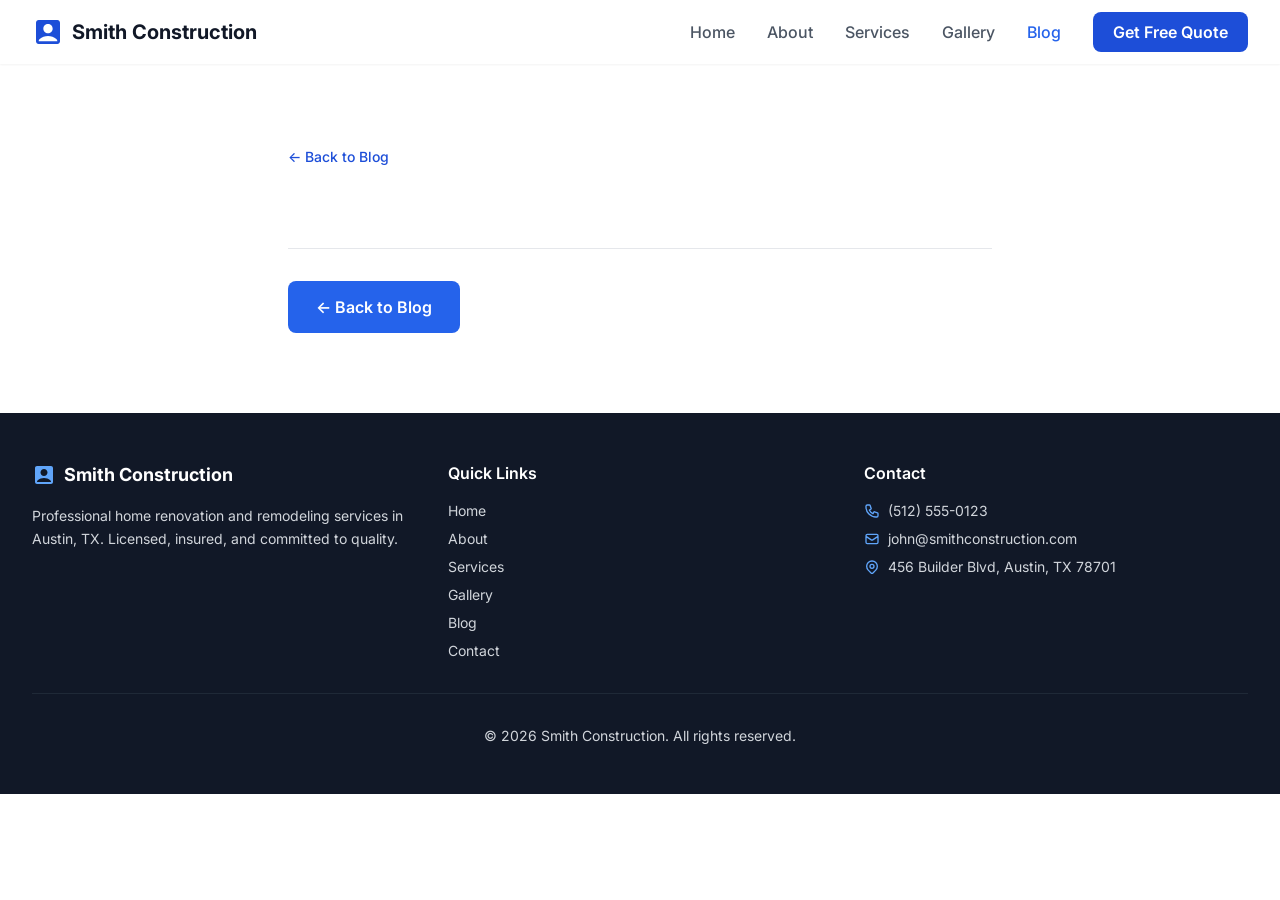
<file: blog-post.html>
<!DOCTYPE html>
<html lang="en">
<head>
  <meta charset="UTF-8">
  <meta name="viewport" content="width=device-width, initial-scale=1.0">
  <title>blog-post | Smith Construction</title>
  <meta name="description" content="">
  <meta property="og:title" content="blog-post | Smith Construction">
  <meta property="og:description" content="">
  <meta property="og:type" content="website">
  <meta name="twitter:card" content="summary_large_image">
  <link rel="canonical" href="https://smith-construction.pages.dev/blog-post.html">
  <script async src="https://www.googletagmanager.com/gtag/js?id=G-XXXXXXXXXX"></script>
  <script>window.dataLayer=window.dataLayer||[];function gtag(){dataLayer.push(arguments);}gtag('js',new Date());gtag('config','G-XXXXXXXXXX');</script>
  <script type="application/ld+json">
  {
    "@context": "https://schema.org",
    "@type": "LocalBusiness",
    "name": "Smith Construction",
    "image": "https://images.unsplash.com/photo-1504307651254-35680f356dfd?w&#x3D;1200&amp;q&#x3D;80&amp;auto&#x3D;format",
    "telephone": "(512) 555-0123",
    "email": "john@smithconstruction.com",
    "address": { "@type": "PostalAddress", "addressLocality": "Austin, TX" },
    "url": "https://smith-construction.pages.dev",
    "description": "We deliver exceptional renovation and remodeling services to homeowners throughout the Austin area. From kitchen remodels to full home renovations, our team brings your vision to life.",
    "areaServed": "Austin, TX"
  }
  </script>
  <link rel="stylesheet" href="style.css">
  <link rel="preconnect" href="https://fonts.googleapis.com">
  <link rel="preconnect" href="https://fonts.gstatic.com" crossorigin>
  <link rel="preload" as="style" href="https://fonts.googleapis.com/css2?family=Inter:wght@400;500;600;700;800&display=swap">
  <link rel="stylesheet" href="https://fonts.googleapis.com/css2?family=Inter:wght@400;500;600;700;800&display=swap" media="print" onload="this.media='all'">
  <noscript><link rel="stylesheet" href="https://fonts.googleapis.com/css2?family=Inter:wght@400;500;600;700;800&display=swap"></noscript>
  
  <style>
  *{margin:0;padding:0;box-sizing:border-box}
  body{font-family:Inter,system-ui,-apple-system,Segoe UI,Roboto,Helvetica Neue,Arial,sans-serif;color:#374151;background:#fff;-webkit-font-smoothing:antialiased}
  .container{max-width:1280px;margin:0 auto;padding:0 24px}
  .section{padding:80px 24px}
  .sec-title{font-size:1.875rem;font-weight:700;text-align:center;margin-bottom:48px;color:#111}
  .sec-subtitle{text-align:center;color:#6b7280;font-size:1.125rem;margin-top:-32px;margin-bottom:48px}
  .grid-3{display:grid;grid-template-columns:repeat(auto-fit,minmax(300px,1fr));gap:32px}
  .card{background:#fff;border-radius:12px;padding:32px;border:1px solid #e5e7eb;transition:box-shadow .3s}
  .card:hover{box-shadow:0 10px 25px -5px rgba(0,0,0,.1)}
  .form-input{width:100%;padding:12px 16px;border:1px solid #d1d5db;border-radius:8px;outline:none;transition:border-color .2s,box-shadow .2s;font-family:inherit}
  .form-input:focus{border-color:#2563eb;box-shadow:0 0 0 3px rgba(37,99,235,.15)}
  .btn-primary{display:inline-block;background:#2563eb;color:#fff;padding:14px 28px;border-radius:8px;text-decoration:none;font-weight:600;border:0;cursor:pointer;transition:background .2s;font-family:inherit;font-size:1rem}
  .btn-primary:hover{background:#1d4ed8}
  .active-page{color:#2563eb!important}
  @media(max-width:768px){.grid-3{grid-template-columns:1fr}.section{padding:48px 24px}}
  </style>
  <style>
    .post-content h2{font-size:1.5rem;font-weight:700;color:#111;margin-top:2rem;margin-bottom:1rem}
    .post-content h3{font-size:1.25rem;font-weight:600;color:#111;margin-top:1.5rem;margin-bottom:.75rem}
    .post-content p{color:#4b5563;line-height:1.8;margin-bottom:1rem}
    .post-content ul,.post-content ol{padding-left:1.5rem;margin-bottom:1rem;color:#4b5563}
    .post-content li{margin-bottom:.5rem}
    .post-content img{border-radius:12px;margin:1.5rem 0;width:100%}
    .post-content blockquote{border-left:4px solid #2563eb;padding-left:1rem;margin:1.5rem 0;color:#6b7280;font-style:italic}
  </style>
</head>
<body>
  <nav class="bg-white shadow-sm sticky top-0 z-50">
    <div class="max-w-7xl mx-auto px-4 sm:px-6 lg:px-8">
      <div class="flex justify-between items-center h-16">
        <a href="/" class="flex items-center gap-2">
          <svg class="w-8 h-8 text-brand-600" fill="currentColor" viewBox="0 0 24 24"><path d="M19 3H5c-1.1 0-2 .9-2 2v14c0 1.1.9 2 2 2h14c1.1 0 2-.9 2-2V5c0-1.1-.9-2-2-2zm-7 3c1.93 0 3.5 1.57 3.5 3.5S13.93 13 12 13s-3.5-1.57-3.5-3.5S10.07 6 12 6zm7 13H5v-.23c0-.62.28-1.2.76-1.58C7.47 15.82 9.64 15 12 15s4.53.82 6.24 2.19c.48.38.76.97.76 1.58V19z"/></svg>
          <span class="text-xl font-bold text-gray-900">Smith Construction</span>
        </a>
        <div class="hidden md:flex items-center gap-8">
          <a href="/" class="text-gray-600 hover:text-brand-600 transition font-medium ">Home</a>
          <a href="/about" class="text-gray-600 hover:text-brand-600 transition font-medium ">About</a>
          <a href="/services" class="text-gray-600 hover:text-brand-600 transition font-medium ">Services</a>
          <a href="/gallery" class="text-gray-600 hover:text-brand-600 transition font-medium ">Gallery</a>
          <a href="/blog" class="text-gray-600 hover:text-brand-600 transition font-medium active-page">Blog</a>
          <a href="/contact" class="bg-brand-600 text-white px-5 py-2 rounded-lg hover:bg-brand-700 transition font-semibold">Get Free Quote</a>
        </div>
        <button class="md:hidden" onclick="document.getElementById('mobile-menu').classList.toggle('hidden')">
          <svg class="w-6 h-6" fill="none" stroke="currentColor" viewBox="0 0 24 24"><path stroke-linecap="round" stroke-linejoin="round" stroke-width="2" d="M4 6h16M4 12h16M4 18h16"/></svg>
        </button>
      </div>
    </div>
    <div id="mobile-menu" class="hidden md:hidden bg-white border-t">
      <div class="px-4 py-3 space-y-2">
        <a href="/" class="block py-2 text-gray-600 hover:text-brand-600">Home</a>
        <a href="/about" class="block py-2 text-gray-600 hover:text-brand-600">About</a>
        <a href="/services" class="block py-2 text-gray-600 hover:text-brand-600">Services</a>
        <a href="/gallery" class="block py-2 text-gray-600 hover:text-brand-600">Gallery</a>
        <a href="/blog" class="block py-2 text-gray-600 hover:text-brand-600">Blog</a>
        <a href="/contact" class="block py-2 text-brand-600 font-semibold">Get Free Quote</a>
      </div>
    </div>
  </nav>

  <article class="section">
    <div class="max-w-3xl mx-auto px-4 sm:px-6 lg:px-8">
      <div class="mb-8">
        <a href="/blog" class="text-brand-600 hover:underline text-sm font-medium">← Back to Blog</a>
      </div>
      <div class="text-xs text-brand-600 font-semibold uppercase tracking-wider mb-2"></div>
      <h1 class="text-3xl md:text-4xl font-extrabold text-gray-900 mb-4"></h1>
      <div class="flex items-center gap-4 text-gray-500 text-sm mb-8">
        <span></span>
        
        
      </div>
      <div class="post-content">
        
      </div>
      <div class="mt-12 pt-8 border-t border-gray-200">
        <a href="/blog" class="btn-primary">← Back to Blog</a>
      </div>
    </div>
  </article>

  <footer class="bg-gray-900 text-gray-300">
    <div class="max-w-7xl mx-auto px-4 sm:px-6 lg:px-8 py-12">
      <div class="grid grid-cols-1 md:grid-cols-3 gap-8">
        <div>
          <div class="flex items-center gap-2 mb-4">
            <svg class="w-6 h-6 text-brand-400" fill="currentColor" viewBox="0 0 24 24"><path d="M19 3H5c-1.1 0-2 .9-2 2v14c0 1.1.9 2 2 2h14c1.1 0 2-.9 2-2V5c0-1.1-.9-2-2-2zm-7 3c1.93 0 3.5 1.57 3.5 3.5S13.93 13 12 13s-3.5-1.57-3.5-3.5S10.07 6 12 6zm7 13H5v-.23c0-.62.28-1.2.76-1.58C7.47 15.82 9.64 15 12 15s4.53.82 6.24 2.19c.48.38.76.97.76 1.58V19z"/></svg>
            <span class="text-lg font-bold text-white">Smith Construction</span>
          </div>
          <p class="text-sm leading-relaxed">Professional home renovation and remodeling services in Austin, TX. Licensed, insured, and committed to quality.</p>
        </div>
        <div>
          <h3 class="text-white font-semibold mb-4">Quick Links</h3>
          <ul class="space-y-2 text-sm">
            <li><a href="/" class="hover:text-white transition">Home</a></li>
            <li><a href="/about" class="hover:text-white transition">About</a></li>
            <li><a href="/services" class="hover:text-white transition">Services</a></li>
            <li><a href="/gallery" class="hover:text-white transition">Gallery</a></li>
            <li><a href="/blog" class="hover:text-white transition">Blog</a></li>
            <li><a href="/contact" class="hover:text-white transition">Contact</a></li>
          </ul>
        </div>
        <div>
          <h3 class="text-white font-semibold mb-4">Contact</h3>
          <ul class="space-y-2 text-sm">
            <li class="flex items-center gap-2"><svg class="w-4 h-4 text-brand-400" fill="none" stroke="currentColor" viewBox="0 0 24 24"><path stroke-linecap="round" stroke-linejoin="round" stroke-width="2" d="M3 5a2 2 0 012-2h3.28a1 1 0 01.948.684l1.498 4.493a1 1 0 01-.502 1.21l-2.257 1.13a11.042 11.042 0 005.516 5.516l1.13-2.257a1 1 0 011.21-.502l4.493 1.498a1 1 0 01.684.949V19a2 2 0 01-2 2h-1C9.716 21 3 14.284 3 6V5z"/></svg><a href="tel:(512) 555-0123" class="hover:text-white transition">(512) 555-0123</a></li>
            <li class="flex items-center gap-2"><svg class="w-4 h-4 text-brand-400" fill="none" stroke="currentColor" viewBox="0 0 24 24"><path stroke-linecap="round" stroke-linejoin="round" stroke-width="2" d="M3 8l7.89 5.26a2 2 0 002.22 0L21 8M5 19h14a2 2 0 002-2V7a2 2 0 00-2-2H5a2 2 0 00-2 2v10a2 2 0 002 2z"/></svg><a href="mailto:john@smithconstruction.com" class="hover:text-white transition">john@smithconstruction.com</a></li>
            <li class="flex items-start gap-2"><svg class="w-4 h-4 text-brand-400 mt-0.5" fill="none" stroke="currentColor" viewBox="0 0 24 24"><path stroke-linecap="round" stroke-linejoin="round" stroke-width="2" d="M17.657 16.657L13.414 20.9a1.998 1.998 0 01-2.827 0l-4.244-4.243a8 8 0 1111.314 0z"/><path stroke-linecap="round" stroke-linejoin="round" stroke-width="2" d="M15 11a3 3 0 11-6 0 3 3 0 016 0z"/></svg><span>456 Builder Blvd, Austin, TX 78701</span></li>
          </ul>
        </div>
      </div>
      <div class="border-t border-gray-800 mt-8 pt-8 text-center text-sm">
        &copy; 2026 Smith Construction. All rights reserved.
      </div>
    </div>
  </footer>
  <script>
    document.getElementById('mobile-menu')?.classList.add('hidden');
  </script>
</body>
</html>
</file>
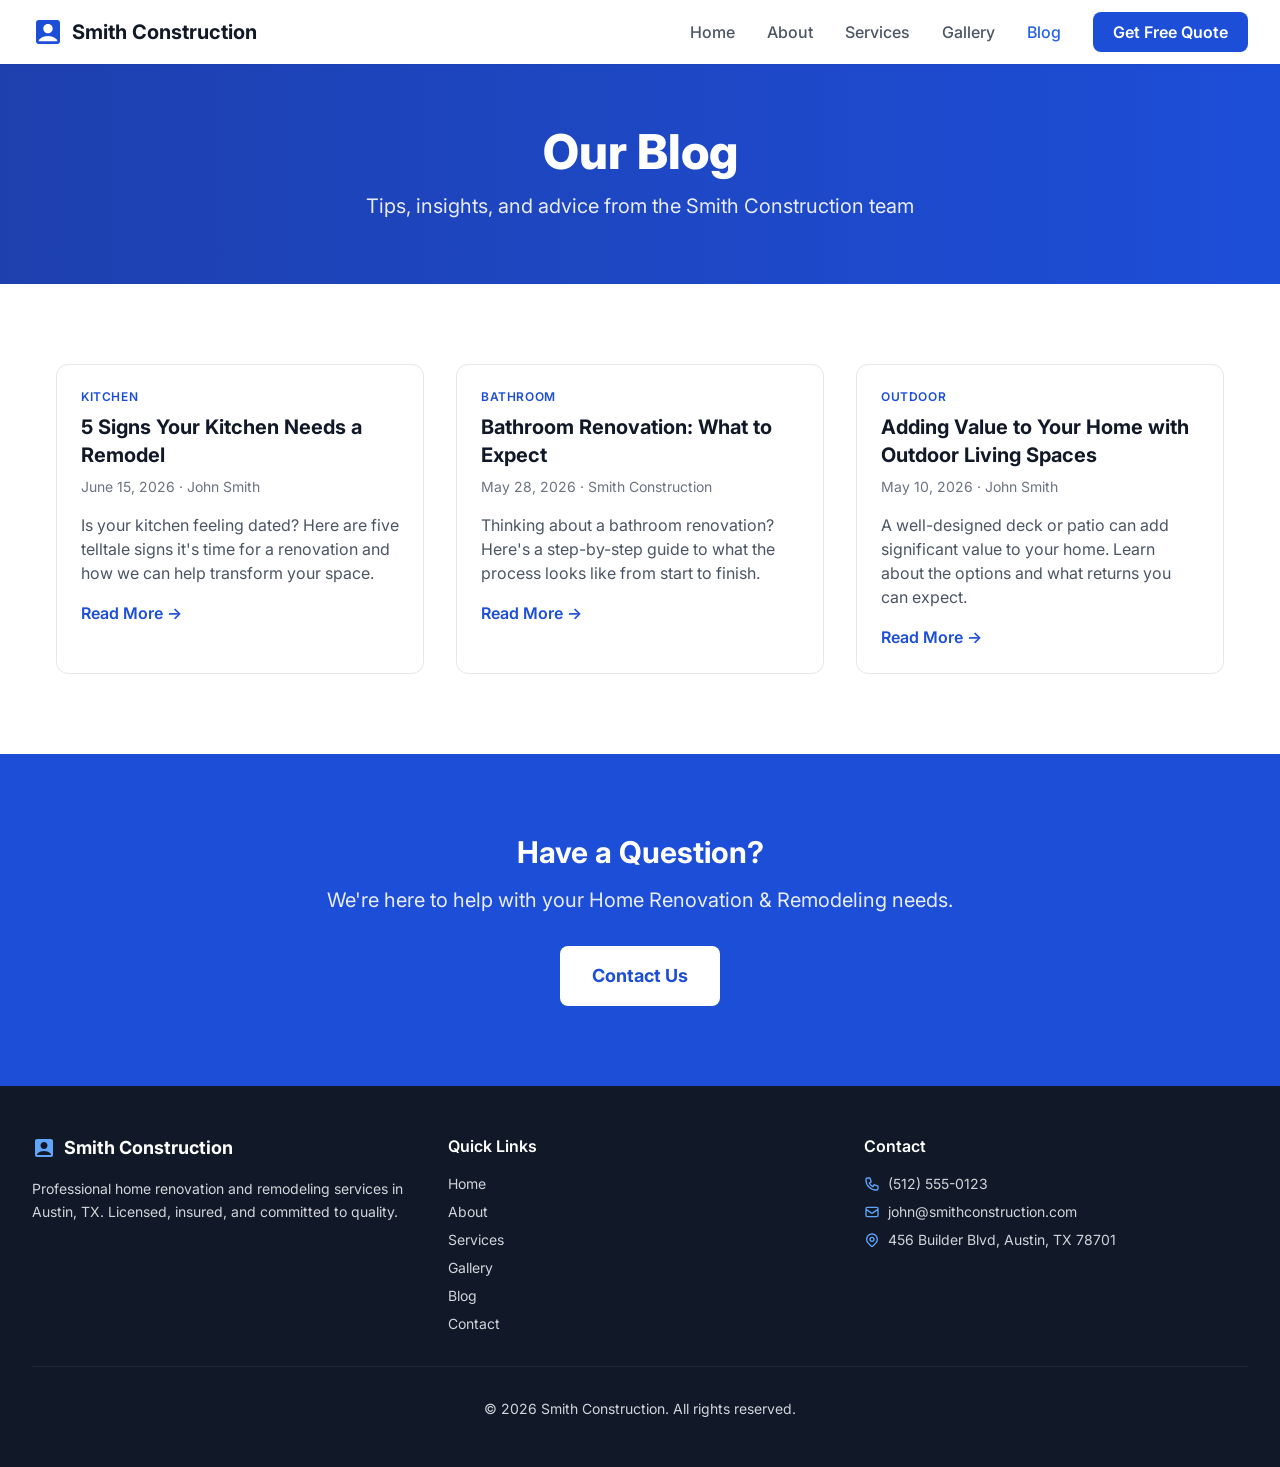
<file: blog.html>
<!DOCTYPE html>
<html lang="en">
<head>
  <meta charset="UTF-8">
  <meta name="viewport" content="width=device-width, initial-scale=1.0">
  <title>Blog | Smith Construction</title>
  <meta name="description" content="Read the latest from Smith Construction.">
  <meta property="og:title" content="Blog | Smith Construction">
  <meta property="og:description" content="Read the latest from Smith Construction.">
  <meta property="og:type" content="website">
  <meta name="twitter:card" content="summary_large_image">
  <link rel="canonical" href="https://smith-construction.pages.dev/blog.html">
  <script async src="https://www.googletagmanager.com/gtag/js?id=G-XXXXXXXXXX"></script>
  <script>window.dataLayer=window.dataLayer||[];function gtag(){dataLayer.push(arguments);}gtag('js',new Date());gtag('config','G-XXXXXXXXXX');</script>
  <script type="application/ld+json">
  {
    "@context": "https://schema.org",
    "@type": "LocalBusiness",
    "name": "Smith Construction",
    "image": "https://images.unsplash.com/photo-1504307651254-35680f356dfd?w&#x3D;1200&amp;q&#x3D;80&amp;auto&#x3D;format",
    "telephone": "(512) 555-0123",
    "email": "john@smithconstruction.com",
    "address": { "@type": "PostalAddress", "addressLocality": "Austin, TX" },
    "url": "https://smith-construction.pages.dev",
    "description": "We deliver exceptional renovation and remodeling services to homeowners throughout the Austin area. From kitchen remodels to full home renovations, our team brings your vision to life.",
    "areaServed": "Austin, TX"
  }
  </script>
  <link rel="stylesheet" href="style.css">
  <link rel="preconnect" href="https://fonts.googleapis.com">
  <link rel="preconnect" href="https://fonts.gstatic.com" crossorigin>
  <link rel="preload" as="style" href="https://fonts.googleapis.com/css2?family=Inter:wght@400;500;600;700;800&display=swap">
  <link rel="stylesheet" href="https://fonts.googleapis.com/css2?family=Inter:wght@400;500;600;700;800&display=swap" media="print" onload="this.media='all'">
  <noscript><link rel="stylesheet" href="https://fonts.googleapis.com/css2?family=Inter:wght@400;500;600;700;800&display=swap"></noscript>
  
  <style>
  *{margin:0;padding:0;box-sizing:border-box}
  body{font-family:Inter,system-ui,-apple-system,Segoe UI,Roboto,Helvetica Neue,Arial,sans-serif;color:#374151;background:#fff;-webkit-font-smoothing:antialiased}
  .container{max-width:1280px;margin:0 auto;padding:0 24px}
  .section{padding:80px 24px}
  .sec-title{font-size:1.875rem;font-weight:700;text-align:center;margin-bottom:48px;color:#111}
  .sec-subtitle{text-align:center;color:#6b7280;font-size:1.125rem;margin-top:-32px;margin-bottom:48px}
  .grid-3{display:grid;grid-template-columns:repeat(auto-fit,minmax(300px,1fr));gap:32px}
  .card{background:#fff;border-radius:12px;padding:32px;border:1px solid #e5e7eb;transition:box-shadow .3s}
  .card:hover{box-shadow:0 10px 25px -5px rgba(0,0,0,.1)}
  .form-input{width:100%;padding:12px 16px;border:1px solid #d1d5db;border-radius:8px;outline:none;transition:border-color .2s,box-shadow .2s;font-family:inherit}
  .form-input:focus{border-color:#2563eb;box-shadow:0 0 0 3px rgba(37,99,235,.15)}
  .btn-primary{display:inline-block;background:#2563eb;color:#fff;padding:14px 28px;border-radius:8px;text-decoration:none;font-weight:600;border:0;cursor:pointer;transition:background .2s;font-family:inherit;font-size:1rem}
  .btn-primary:hover{background:#1d4ed8}
  .active-page{color:#2563eb!important}
  @media(max-width:768px){.grid-3{grid-template-columns:1fr}.section{padding:48px 24px}}
  </style>
  <style>
    .blog-card{background:#fff;border-radius:12px;overflow:hidden;border:1px solid #e5e7eb;transition:box-shadow .3s,transform .3s}
    .blog-card:hover{box-shadow:0 10px 25px -5px rgba(0,0,0,.1);transform:translateY(-2px)}
  </style>
</head>
<body>
  <nav class="bg-white shadow-sm sticky top-0 z-50">
    <div class="max-w-7xl mx-auto px-4 sm:px-6 lg:px-8">
      <div class="flex justify-between items-center h-16">
        <a href="/" class="flex items-center gap-2">
          <svg class="w-8 h-8 text-brand-600" fill="currentColor" viewBox="0 0 24 24"><path d="M19 3H5c-1.1 0-2 .9-2 2v14c0 1.1.9 2 2 2h14c1.1 0 2-.9 2-2V5c0-1.1-.9-2-2-2zm-7 3c1.93 0 3.5 1.57 3.5 3.5S13.93 13 12 13s-3.5-1.57-3.5-3.5S10.07 6 12 6zm7 13H5v-.23c0-.62.28-1.2.76-1.58C7.47 15.82 9.64 15 12 15s4.53.82 6.24 2.19c.48.38.76.97.76 1.58V19z"/></svg>
          <span class="text-xl font-bold text-gray-900">Smith Construction</span>
        </a>
        <div class="hidden md:flex items-center gap-8">
          <a href="/" class="text-gray-600 hover:text-brand-600 transition font-medium ">Home</a>
          <a href="/about" class="text-gray-600 hover:text-brand-600 transition font-medium ">About</a>
          <a href="/services" class="text-gray-600 hover:text-brand-600 transition font-medium ">Services</a>
          <a href="/gallery" class="text-gray-600 hover:text-brand-600 transition font-medium ">Gallery</a>
          <a href="/blog" class="text-gray-600 hover:text-brand-600 transition font-medium active-page">Blog</a>
          <a href="/contact" class="bg-brand-600 text-white px-5 py-2 rounded-lg hover:bg-brand-700 transition font-semibold">Get Free Quote</a>
        </div>
        <button class="md:hidden" onclick="document.getElementById('mobile-menu').classList.toggle('hidden')">
          <svg class="w-6 h-6" fill="none" stroke="currentColor" viewBox="0 0 24 24"><path stroke-linecap="round" stroke-linejoin="round" stroke-width="2" d="M4 6h16M4 12h16M4 18h16"/></svg>
        </button>
      </div>
    </div>
    <div id="mobile-menu" class="hidden md:hidden bg-white border-t">
      <div class="px-4 py-3 space-y-2">
        <a href="/" class="block py-2 text-gray-600 hover:text-brand-600">Home</a>
        <a href="/about" class="block py-2 text-gray-600 hover:text-brand-600">About</a>
        <a href="/services" class="block py-2 text-gray-600 hover:text-brand-600">Services</a>
        <a href="/gallery" class="block py-2 text-gray-600 hover:text-brand-600">Gallery</a>
        <a href="/blog" class="block py-2 text-gray-600 hover:text-brand-600">Blog</a>
        <a href="/contact" class="block py-2 text-brand-600 font-semibold">Get Free Quote</a>
      </div>
    </div>
  </nav>

  <section class="bg-gradient-to-r from-brand-700 to-brand-600 text-white py-16">
    <div class="max-w-7xl mx-auto px-4 sm:px-6 lg:px-8 text-center">
      <h1 class="text-4xl md:text-5xl font-extrabold mb-4">Our Blog</h1>
      <p class="text-xl opacity-90 max-w-2xl mx-auto">Tips, insights, and advice from the Smith Construction team</p>
    </div>
  </section>

  <section class="section">
    <div class="max-w-7xl mx-auto px-4 sm:px-6 lg:px-8">
      <div class="grid md:grid-cols-2 lg:grid-cols-3 gap-8">
        <article class="blog-card">
          <div class="p-6">
            <div class="text-xs text-brand-600 font-semibold uppercase tracking-wider mb-2">Kitchen</div>
            <h2 class="text-xl font-bold text-gray-900 mb-2">5 Signs Your Kitchen Needs a Remodel</h2>
            <p class="text-gray-500 text-sm mb-4">June 15, 2026 · John Smith</p>
            <p class="text-gray-600 mb-4">Is your kitchen feeling dated? Here are five telltale signs it&#x27;s time for a renovation and how we can help transform your space.</p>
            <a href="/blog/kitchen-remodel-signs" class="text-brand-600 font-semibold hover:underline">Read More →</a>
          </div>
        </article>
        <article class="blog-card">
          <div class="p-6">
            <div class="text-xs text-brand-600 font-semibold uppercase tracking-wider mb-2">Bathroom</div>
            <h2 class="text-xl font-bold text-gray-900 mb-2">Bathroom Renovation: What to Expect</h2>
            <p class="text-gray-500 text-sm mb-4">May 28, 2026 · Smith Construction</p>
            <p class="text-gray-600 mb-4">Thinking about a bathroom renovation? Here&#x27;s a step-by-step guide to what the process looks like from start to finish.</p>
            <a href="/blog/bathroom-renovation-guide" class="text-brand-600 font-semibold hover:underline">Read More →</a>
          </div>
        </article>
        <article class="blog-card">
          <div class="p-6">
            <div class="text-xs text-brand-600 font-semibold uppercase tracking-wider mb-2">Outdoor</div>
            <h2 class="text-xl font-bold text-gray-900 mb-2">Adding Value to Your Home with Outdoor Living Spaces</h2>
            <p class="text-gray-500 text-sm mb-4">May 10, 2026 · John Smith</p>
            <p class="text-gray-600 mb-4">A well-designed deck or patio can add significant value to your home. Learn about the options and what returns you can expect.</p>
            <a href="/blog/outdoor-living-value" class="text-brand-600 font-semibold hover:underline">Read More →</a>
          </div>
        </article>
      </div>
    </div>
  </section>

  <section class="section bg-brand-600 text-white text-center">
    <div class="max-w-3xl mx-auto px-4">
      <h2 class="text-3xl font-bold mb-4">Have a Question?</h2>
      <p class="text-xl opacity-90 mb-8">We're here to help with your Home Renovation &amp; Remodeling needs.</p>
      <a href="/contact" class="bg-white text-brand-600 px-8 py-4 rounded-lg font-bold text-lg hover:bg-gray-100 transition inline-block">Contact Us</a>
    </div>
  </section>

  <footer class="bg-gray-900 text-gray-300">
    <div class="max-w-7xl mx-auto px-4 sm:px-6 lg:px-8 py-12">
      <div class="grid grid-cols-1 md:grid-cols-3 gap-8">
        <div>
          <div class="flex items-center gap-2 mb-4">
            <svg class="w-6 h-6 text-brand-400" fill="currentColor" viewBox="0 0 24 24"><path d="M19 3H5c-1.1 0-2 .9-2 2v14c0 1.1.9 2 2 2h14c1.1 0 2-.9 2-2V5c0-1.1-.9-2-2-2zm-7 3c1.93 0 3.5 1.57 3.5 3.5S13.93 13 12 13s-3.5-1.57-3.5-3.5S10.07 6 12 6zm7 13H5v-.23c0-.62.28-1.2.76-1.58C7.47 15.82 9.64 15 12 15s4.53.82 6.24 2.19c.48.38.76.97.76 1.58V19z"/></svg>
            <span class="text-lg font-bold text-white">Smith Construction</span>
          </div>
          <p class="text-sm leading-relaxed">Professional home renovation and remodeling services in Austin, TX. Licensed, insured, and committed to quality.</p>
        </div>
        <div>
          <h3 class="text-white font-semibold mb-4">Quick Links</h3>
          <ul class="space-y-2 text-sm">
            <li><a href="/" class="hover:text-white transition">Home</a></li>
            <li><a href="/about" class="hover:text-white transition">About</a></li>
            <li><a href="/services" class="hover:text-white transition">Services</a></li>
            <li><a href="/gallery" class="hover:text-white transition">Gallery</a></li>
            <li><a href="/blog" class="hover:text-white transition">Blog</a></li>
            <li><a href="/contact" class="hover:text-white transition">Contact</a></li>
          </ul>
        </div>
        <div>
          <h3 class="text-white font-semibold mb-4">Contact</h3>
          <ul class="space-y-2 text-sm">
            <li class="flex items-center gap-2"><svg class="w-4 h-4 text-brand-400" fill="none" stroke="currentColor" viewBox="0 0 24 24"><path stroke-linecap="round" stroke-linejoin="round" stroke-width="2" d="M3 5a2 2 0 012-2h3.28a1 1 0 01.948.684l1.498 4.493a1 1 0 01-.502 1.21l-2.257 1.13a11.042 11.042 0 005.516 5.516l1.13-2.257a1 1 0 011.21-.502l4.493 1.498a1 1 0 01.684.949V19a2 2 0 01-2 2h-1C9.716 21 3 14.284 3 6V5z"/></svg><a href="tel:(512) 555-0123" class="hover:text-white transition">(512) 555-0123</a></li>
            <li class="flex items-center gap-2"><svg class="w-4 h-4 text-brand-400" fill="none" stroke="currentColor" viewBox="0 0 24 24"><path stroke-linecap="round" stroke-linejoin="round" stroke-width="2" d="M3 8l7.89 5.26a2 2 0 002.22 0L21 8M5 19h14a2 2 0 002-2V7a2 2 0 00-2-2H5a2 2 0 00-2 2v10a2 2 0 002 2z"/></svg><a href="mailto:john@smithconstruction.com" class="hover:text-white transition">john@smithconstruction.com</a></li>
            <li class="flex items-start gap-2"><svg class="w-4 h-4 text-brand-400 mt-0.5" fill="none" stroke="currentColor" viewBox="0 0 24 24"><path stroke-linecap="round" stroke-linejoin="round" stroke-width="2" d="M17.657 16.657L13.414 20.9a1.998 1.998 0 01-2.827 0l-4.244-4.243a8 8 0 1111.314 0z"/><path stroke-linecap="round" stroke-linejoin="round" stroke-width="2" d="M15 11a3 3 0 11-6 0 3 3 0 016 0z"/></svg><span>456 Builder Blvd, Austin, TX 78701</span></li>
          </ul>
        </div>
      </div>
      <div class="border-t border-gray-800 mt-8 pt-8 text-center text-sm">
        &copy; 2026 Smith Construction. All rights reserved.
      </div>
    </div>
  </footer>
  <script>
    document.getElementById('mobile-menu')?.classList.add('hidden');
  </script>
</body>
</html>
</file>
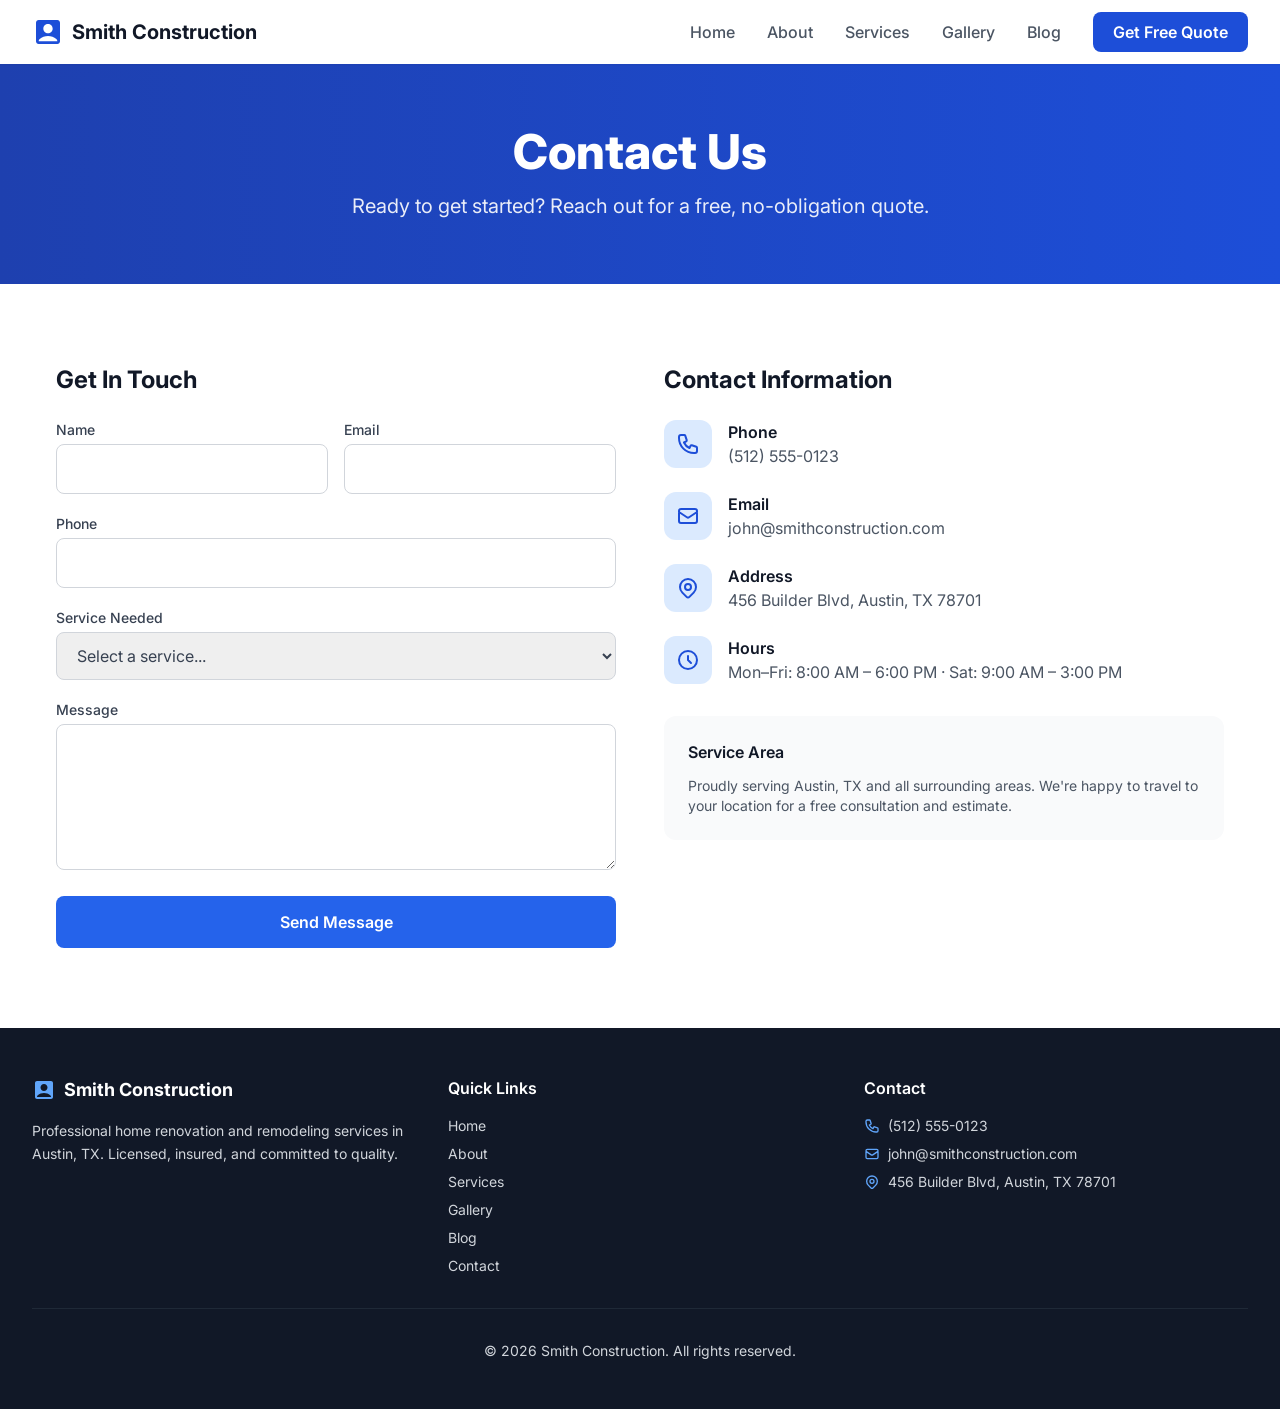
<file: contact.html>
<!DOCTYPE html>
<html lang="en">
<head>
  <meta charset="UTF-8">
  <meta name="viewport" content="width=device-width, initial-scale=1.0">
  <title>Contact | Smith Construction</title>
  <meta name="description" content="Get in touch with Smith Construction in Austin, TX. Call (512) 555-0123.">
  <meta property="og:title" content="Contact | Smith Construction">
  <meta property="og:description" content="Get in touch with Smith Construction in Austin, TX. Call (512) 555-0123.">
  <meta property="og:type" content="website">
  <meta name="twitter:card" content="summary_large_image">
  <link rel="canonical" href="https://smith-construction.pages.dev/contact.html">
  <script async src="https://www.googletagmanager.com/gtag/js?id=G-XXXXXXXXXX"></script>
  <script>window.dataLayer=window.dataLayer||[];function gtag(){dataLayer.push(arguments);}gtag('js',new Date());gtag('config','G-XXXXXXXXXX');</script>
  <script type="application/ld+json">
  {
    "@context": "https://schema.org",
    "@type": "LocalBusiness",
    "name": "Smith Construction",
    "image": "https://images.unsplash.com/photo-1504307651254-35680f356dfd?w&#x3D;1200&amp;q&#x3D;80&amp;auto&#x3D;format",
    "telephone": "(512) 555-0123",
    "email": "john@smithconstruction.com",
    "address": { "@type": "PostalAddress", "addressLocality": "Austin, TX" },
    "url": "https://smith-construction.pages.dev",
    "description": "We deliver exceptional renovation and remodeling services to homeowners throughout the Austin area. From kitchen remodels to full home renovations, our team brings your vision to life.",
    "areaServed": "Austin, TX"
  }
  </script>
  <link rel="stylesheet" href="style.css">
  <link rel="preconnect" href="https://fonts.googleapis.com">
  <link rel="preconnect" href="https://fonts.gstatic.com" crossorigin>
  <link rel="preload" as="style" href="https://fonts.googleapis.com/css2?family=Inter:wght@400;500;600;700;800&display=swap">
  <link rel="stylesheet" href="https://fonts.googleapis.com/css2?family=Inter:wght@400;500;600;700;800&display=swap" media="print" onload="this.media='all'">
  <noscript><link rel="stylesheet" href="https://fonts.googleapis.com/css2?family=Inter:wght@400;500;600;700;800&display=swap"></noscript>
  
  <style>
  *{margin:0;padding:0;box-sizing:border-box}
  body{font-family:Inter,system-ui,-apple-system,Segoe UI,Roboto,Helvetica Neue,Arial,sans-serif;color:#374151;background:#fff;-webkit-font-smoothing:antialiased}
  .container{max-width:1280px;margin:0 auto;padding:0 24px}
  .section{padding:80px 24px}
  .sec-title{font-size:1.875rem;font-weight:700;text-align:center;margin-bottom:48px;color:#111}
  .sec-subtitle{text-align:center;color:#6b7280;font-size:1.125rem;margin-top:-32px;margin-bottom:48px}
  .grid-3{display:grid;grid-template-columns:repeat(auto-fit,minmax(300px,1fr));gap:32px}
  .card{background:#fff;border-radius:12px;padding:32px;border:1px solid #e5e7eb;transition:box-shadow .3s}
  .card:hover{box-shadow:0 10px 25px -5px rgba(0,0,0,.1)}
  .form-input{width:100%;padding:12px 16px;border:1px solid #d1d5db;border-radius:8px;outline:none;transition:border-color .2s,box-shadow .2s;font-family:inherit}
  .form-input:focus{border-color:#2563eb;box-shadow:0 0 0 3px rgba(37,99,235,.15)}
  .btn-primary{display:inline-block;background:#2563eb;color:#fff;padding:14px 28px;border-radius:8px;text-decoration:none;font-weight:600;border:0;cursor:pointer;transition:background .2s;font-family:inherit;font-size:1rem}
  .btn-primary:hover{background:#1d4ed8}
  .active-page{color:#2563eb!important}
  @media(max-width:768px){.grid-3{grid-template-columns:1fr}.section{padding:48px 24px}}
  </style>
</head>
<body>
  <nav class="bg-white shadow-sm sticky top-0 z-50">
    <div class="max-w-7xl mx-auto px-4 sm:px-6 lg:px-8">
      <div class="flex justify-between items-center h-16">
        <a href="/" class="flex items-center gap-2">
          <svg class="w-8 h-8 text-brand-600" fill="currentColor" viewBox="0 0 24 24"><path d="M19 3H5c-1.1 0-2 .9-2 2v14c0 1.1.9 2 2 2h14c1.1 0 2-.9 2-2V5c0-1.1-.9-2-2-2zm-7 3c1.93 0 3.5 1.57 3.5 3.5S13.93 13 12 13s-3.5-1.57-3.5-3.5S10.07 6 12 6zm7 13H5v-.23c0-.62.28-1.2.76-1.58C7.47 15.82 9.64 15 12 15s4.53.82 6.24 2.19c.48.38.76.97.76 1.58V19z"/></svg>
          <span class="text-xl font-bold text-gray-900">Smith Construction</span>
        </a>
        <div class="hidden md:flex items-center gap-8">
          <a href="/" class="text-gray-600 hover:text-brand-600 transition font-medium ">Home</a>
          <a href="/about" class="text-gray-600 hover:text-brand-600 transition font-medium ">About</a>
          <a href="/services" class="text-gray-600 hover:text-brand-600 transition font-medium ">Services</a>
          <a href="/gallery" class="text-gray-600 hover:text-brand-600 transition font-medium ">Gallery</a>
          <a href="/blog" class="text-gray-600 hover:text-brand-600 transition font-medium ">Blog</a>
          <a href="/contact" class="bg-brand-600 text-white px-5 py-2 rounded-lg hover:bg-brand-700 transition font-semibold">Get Free Quote</a>
        </div>
        <button class="md:hidden" onclick="document.getElementById('mobile-menu').classList.toggle('hidden')">
          <svg class="w-6 h-6" fill="none" stroke="currentColor" viewBox="0 0 24 24"><path stroke-linecap="round" stroke-linejoin="round" stroke-width="2" d="M4 6h16M4 12h16M4 18h16"/></svg>
        </button>
      </div>
    </div>
    <div id="mobile-menu" class="hidden md:hidden bg-white border-t">
      <div class="px-4 py-3 space-y-2">
        <a href="/" class="block py-2 text-gray-600 hover:text-brand-600">Home</a>
        <a href="/about" class="block py-2 text-gray-600 hover:text-brand-600">About</a>
        <a href="/services" class="block py-2 text-gray-600 hover:text-brand-600">Services</a>
        <a href="/gallery" class="block py-2 text-gray-600 hover:text-brand-600">Gallery</a>
        <a href="/blog" class="block py-2 text-gray-600 hover:text-brand-600">Blog</a>
        <a href="/contact" class="block py-2 text-brand-600 font-semibold">Get Free Quote</a>
      </div>
    </div>
  </nav>

  <section class="bg-gradient-to-r from-brand-700 to-brand-600 text-white py-16">
    <div class="max-w-7xl mx-auto px-4 sm:px-6 lg:px-8 text-center">
      <h1 class="text-4xl md:text-5xl font-extrabold mb-4">Contact Us</h1>
      <p class="text-xl opacity-90 max-w-2xl mx-auto">Ready to get started? Reach out for a free, no-obligation quote.</p>
    </div>
  </section>

  <section class="section">
    <div class="max-w-7xl mx-auto px-4 sm:px-6 lg:px-8">
      <div class="grid md:grid-cols-2 gap-12">
        <div>
          <h2 class="text-2xl font-bold text-gray-900 mb-6">Get In Touch</h2>
          <iframe name="hidden-frame" id="hidden-frame" style="display:none"></iframe>
          <form id="reservation-form" name="Contact" method="POST"  target="hidden-frame" class="space-y-5">
            <div class="grid grid-cols-2 gap-4">
              <div>
                <label class="block text-sm font-medium text-gray-700 mb-1">Name</label>
                <input type="text" name="name" required class="form-input">
              </div>
              <div>
                <label class="block text-sm font-medium text-gray-700 mb-1">Email</label>
                <input type="email" name="email" required class="form-input">
              </div>
            </div>
            <div>
              <label class="block text-sm font-medium text-gray-700 mb-1">Phone</label>
              <input type="tel" name="phone" class="form-input">
            </div>
            <div>
              <label class="block text-sm font-medium text-gray-700 mb-1">Service Needed</label>
              <select name="service" class="form-input">
                <option value="">Select a service...</option>
                <option value="Kitchen Remodeling">Kitchen Remodeling</option>
                <option value="Bathroom Renovation">Bathroom Renovation</option>
                <option value="Deck &amp; Patio Building">Deck &amp; Patio Building</option>
                <option value="Other">Other</option>
              </select>
            </div>
            <div>
              <label class="block text-sm font-medium text-gray-700 mb-1">Message</label>
              <textarea name="message" rows="5" required class="form-input"></textarea>
            </div>
            <button type="submit" class="btn-primary w-full text-center">Send Message</button>
          </form>
        </div>
        <div>
          <h2 class="text-2xl font-bold text-gray-900 mb-6">Contact Information</h2>
          <div class="space-y-6">
            <div class="flex items-start gap-4">
              <div class="w-12 h-12 bg-brand-100 text-brand-600 rounded-xl flex items-center justify-center flex-shrink-0">
                <svg class="w-6 h-6" fill="none" stroke="currentColor" viewBox="0 0 24 24"><path stroke-linecap="round" stroke-linejoin="round" stroke-width="2" d="M3 5a2 2 0 012-2h3.28a1 1 0 01.948.684l1.498 4.493a1 1 0 01-.502 1.21l-2.257 1.13a11.042 11.042 0 005.516 5.516l1.13-2.257a1 1 0 011.21-.502l4.493 1.498a1 1 0 01.684.949V19a2 2 0 01-2 2h-1C9.716 21 3 14.284 3 6V5z"/></svg>
              </div>
              <div><h3 class="font-semibold text-gray-900">Phone</h3><a href="tel:(512) 555-0123" class="text-gray-600 hover:text-brand-600">(512) 555-0123</a></div>
            </div>
            <div class="flex items-start gap-4">
              <div class="w-12 h-12 bg-brand-100 text-brand-600 rounded-xl flex items-center justify-center flex-shrink-0">
                <svg class="w-6 h-6" fill="none" stroke="currentColor" viewBox="0 0 24 24"><path stroke-linecap="round" stroke-linejoin="round" stroke-width="2" d="M3 8l7.89 5.26a2 2 0 002.22 0L21 8M5 19h14a2 2 0 002-2V7a2 2 0 00-2-2H5a2 2 0 00-2 2v10a2 2 0 002 2z"/></svg>
              </div>
              <div><h3 class="font-semibold text-gray-900">Email</h3><a href="mailto:john@smithconstruction.com" class="text-gray-600 hover:text-brand-600">john@smithconstruction.com</a></div>
            </div>
            <div class="flex items-start gap-4">
              <div class="w-12 h-12 bg-brand-100 text-brand-600 rounded-xl flex items-center justify-center flex-shrink-0">
                <svg class="w-6 h-6" fill="none" stroke="currentColor" viewBox="0 0 24 24"><path stroke-linecap="round" stroke-linejoin="round" stroke-width="2" d="M17.657 16.657L13.414 20.9a1.998 1.998 0 01-2.827 0l-4.244-4.243a8 8 0 1111.314 0z"/><path stroke-linecap="round" stroke-linejoin="round" stroke-width="2" d="M15 11a3 3 0 11-6 0 3 3 0 016 0z"/></svg>
              </div>
              <div><h3 class="font-semibold text-gray-900">Address</h3><p class="text-gray-600">456 Builder Blvd, Austin, TX 78701</p></div>
            </div>
            <div class="flex items-start gap-4">
              <div class="w-12 h-12 bg-brand-100 text-brand-600 rounded-xl flex items-center justify-center flex-shrink-0">
                <svg class="w-6 h-6" fill="none" stroke="currentColor" viewBox="0 0 24 24"><path stroke-linecap="round" stroke-linejoin="round" stroke-width="2" d="M12 8v4l3 3m6-3a9 9 0 11-18 0 9 9 0 0118 0z"/></svg>
              </div>
              <div><h3 class="font-semibold text-gray-900">Hours</h3><p class="text-gray-600">Mon–Fri: 8:00 AM – 6:00 PM · Sat: 9:00 AM – 3:00 PM</p></div>
            </div>
          </div>

          <div class="mt-8 bg-gray-50 rounded-xl p-6">
            <h3 class="font-semibold text-gray-900 mb-3">Service Area</h3>
            <p class="text-gray-600 text-sm">Proudly serving Austin, TX and all surrounding areas. We're happy to travel to your location for a free consultation and estimate.</p>
          </div>
        </div>
      </div>
    </div>
  </section>

  <footer class="bg-gray-900 text-gray-300">
    <div class="max-w-7xl mx-auto px-4 sm:px-6 lg:px-8 py-12">
      <div class="grid grid-cols-1 md:grid-cols-3 gap-8">
        <div>
          <div class="flex items-center gap-2 mb-4">
            <svg class="w-6 h-6 text-brand-400" fill="currentColor" viewBox="0 0 24 24"><path d="M19 3H5c-1.1 0-2 .9-2 2v14c0 1.1.9 2 2 2h14c1.1 0 2-.9 2-2V5c0-1.1-.9-2-2-2zm-7 3c1.93 0 3.5 1.57 3.5 3.5S13.93 13 12 13s-3.5-1.57-3.5-3.5S10.07 6 12 6zm7 13H5v-.23c0-.62.28-1.2.76-1.58C7.47 15.82 9.64 15 12 15s4.53.82 6.24 2.19c.48.38.76.97.76 1.58V19z"/></svg>
            <span class="text-lg font-bold text-white">Smith Construction</span>
          </div>
          <p class="text-sm leading-relaxed">Professional home renovation and remodeling services in Austin, TX. Licensed, insured, and committed to quality.</p>
        </div>
        <div>
          <h3 class="text-white font-semibold mb-4">Quick Links</h3>
          <ul class="space-y-2 text-sm">
            <li><a href="/" class="hover:text-white transition">Home</a></li>
            <li><a href="/about" class="hover:text-white transition">About</a></li>
            <li><a href="/services" class="hover:text-white transition">Services</a></li>
            <li><a href="/gallery" class="hover:text-white transition">Gallery</a></li>
            <li><a href="/blog" class="hover:text-white transition">Blog</a></li>
            <li><a href="/contact" class="hover:text-white transition">Contact</a></li>
          </ul>
        </div>
        <div>
          <h3 class="text-white font-semibold mb-4">Contact</h3>
          <ul class="space-y-2 text-sm">
            <li class="flex items-center gap-2"><svg class="w-4 h-4 text-brand-400" fill="none" stroke="currentColor" viewBox="0 0 24 24"><path stroke-linecap="round" stroke-linejoin="round" stroke-width="2" d="M3 5a2 2 0 012-2h3.28a1 1 0 01.948.684l1.498 4.493a1 1 0 01-.502 1.21l-2.257 1.13a11.042 11.042 0 005.516 5.516l1.13-2.257a1 1 0 011.21-.502l4.493 1.498a1 1 0 01.684.949V19a2 2 0 01-2 2h-1C9.716 21 3 14.284 3 6V5z"/></svg><a href="tel:(512) 555-0123" class="hover:text-white transition">(512) 555-0123</a></li>
            <li class="flex items-center gap-2"><svg class="w-4 h-4 text-brand-400" fill="none" stroke="currentColor" viewBox="0 0 24 24"><path stroke-linecap="round" stroke-linejoin="round" stroke-width="2" d="M3 8l7.89 5.26a2 2 0 002.22 0L21 8M5 19h14a2 2 0 002-2V7a2 2 0 00-2-2H5a2 2 0 00-2 2v10a2 2 0 002 2z"/></svg><a href="mailto:john@smithconstruction.com" class="hover:text-white transition">john@smithconstruction.com</a></li>
            <li class="flex items-start gap-2"><svg class="w-4 h-4 text-brand-400 mt-0.5" fill="none" stroke="currentColor" viewBox="0 0 24 24"><path stroke-linecap="round" stroke-linejoin="round" stroke-width="2" d="M17.657 16.657L13.414 20.9a1.998 1.998 0 01-2.827 0l-4.244-4.243a8 8 0 1111.314 0z"/><path stroke-linecap="round" stroke-linejoin="round" stroke-width="2" d="M15 11a3 3 0 11-6 0 3 3 0 016 0z"/></svg><span>456 Builder Blvd, Austin, TX 78701</span></li>
          </ul>
        </div>
      </div>
      <div class="border-t border-gray-800 mt-8 pt-8 text-center text-sm">
        &copy; 2026 Smith Construction. All rights reserved.
      </div>
    </div>
  </footer>

  <div id="form-submitted-popup" class="hidden fixed inset-0 z-50 flex items-center justify-center bg-black/50 p-4" onclick="document.getElementById('form-submitted-popup').classList.add('hidden')">
    <div class="bg-white rounded-2xl shadow-2xl max-w-sm w-full p-8 text-center" onclick="event.stopPropagation()">
      <div class="w-14 h-14 mx-auto mb-4 bg-green-100 text-green-600 rounded-full flex items-center justify-center">
        <svg class="w-7 h-7" fill="none" stroke="currentColor" viewBox="0 0 24 24"><path stroke-linecap="round" stroke-linejoin="round" stroke-width="2" d="M5 13l4 4L19 7"/></svg>
      </div>
      <h3 class="text-xl font-bold text-gray-900 mb-2">Message Sent</h3>
      <p class="text-gray-600 text-sm mb-6">Thank you! Your message has been sent successfully. We'll get back to you soon.</p>
      <button type="button" class="btn-primary w-full" onclick="document.getElementById('form-submitted-popup').classList.add('hidden')">Close</button>
    </div>
  </div>

  <script>
    document.getElementById('mobile-menu')?.classList.add('hidden');

    const form = document.getElementById('reservation-form');
    const hiddenFrame = document.getElementById('hidden-frame');
    const popup = document.getElementById('form-submitted-popup');

    form?.addEventListener('submit', () => {
      const btn = form.querySelector('button[type="submit"]');
      if (btn) { btn.dataset.original = btn.textContent; btn.disabled = true; btn.textContent = 'Sending...'; }
    });

    hiddenFrame?.addEventListener('load', () => {
      popup?.classList.remove('hidden');
      form?.reset();
      const btn = form && form.querySelector('button[type="submit"]');
      if (btn) { btn.disabled = false; btn.textContent = btn.dataset.original || 'Submit'; }
      setTimeout(() => popup?.classList.add('hidden'), 4000);
    });
  </script>
</body>
</html>
</file>
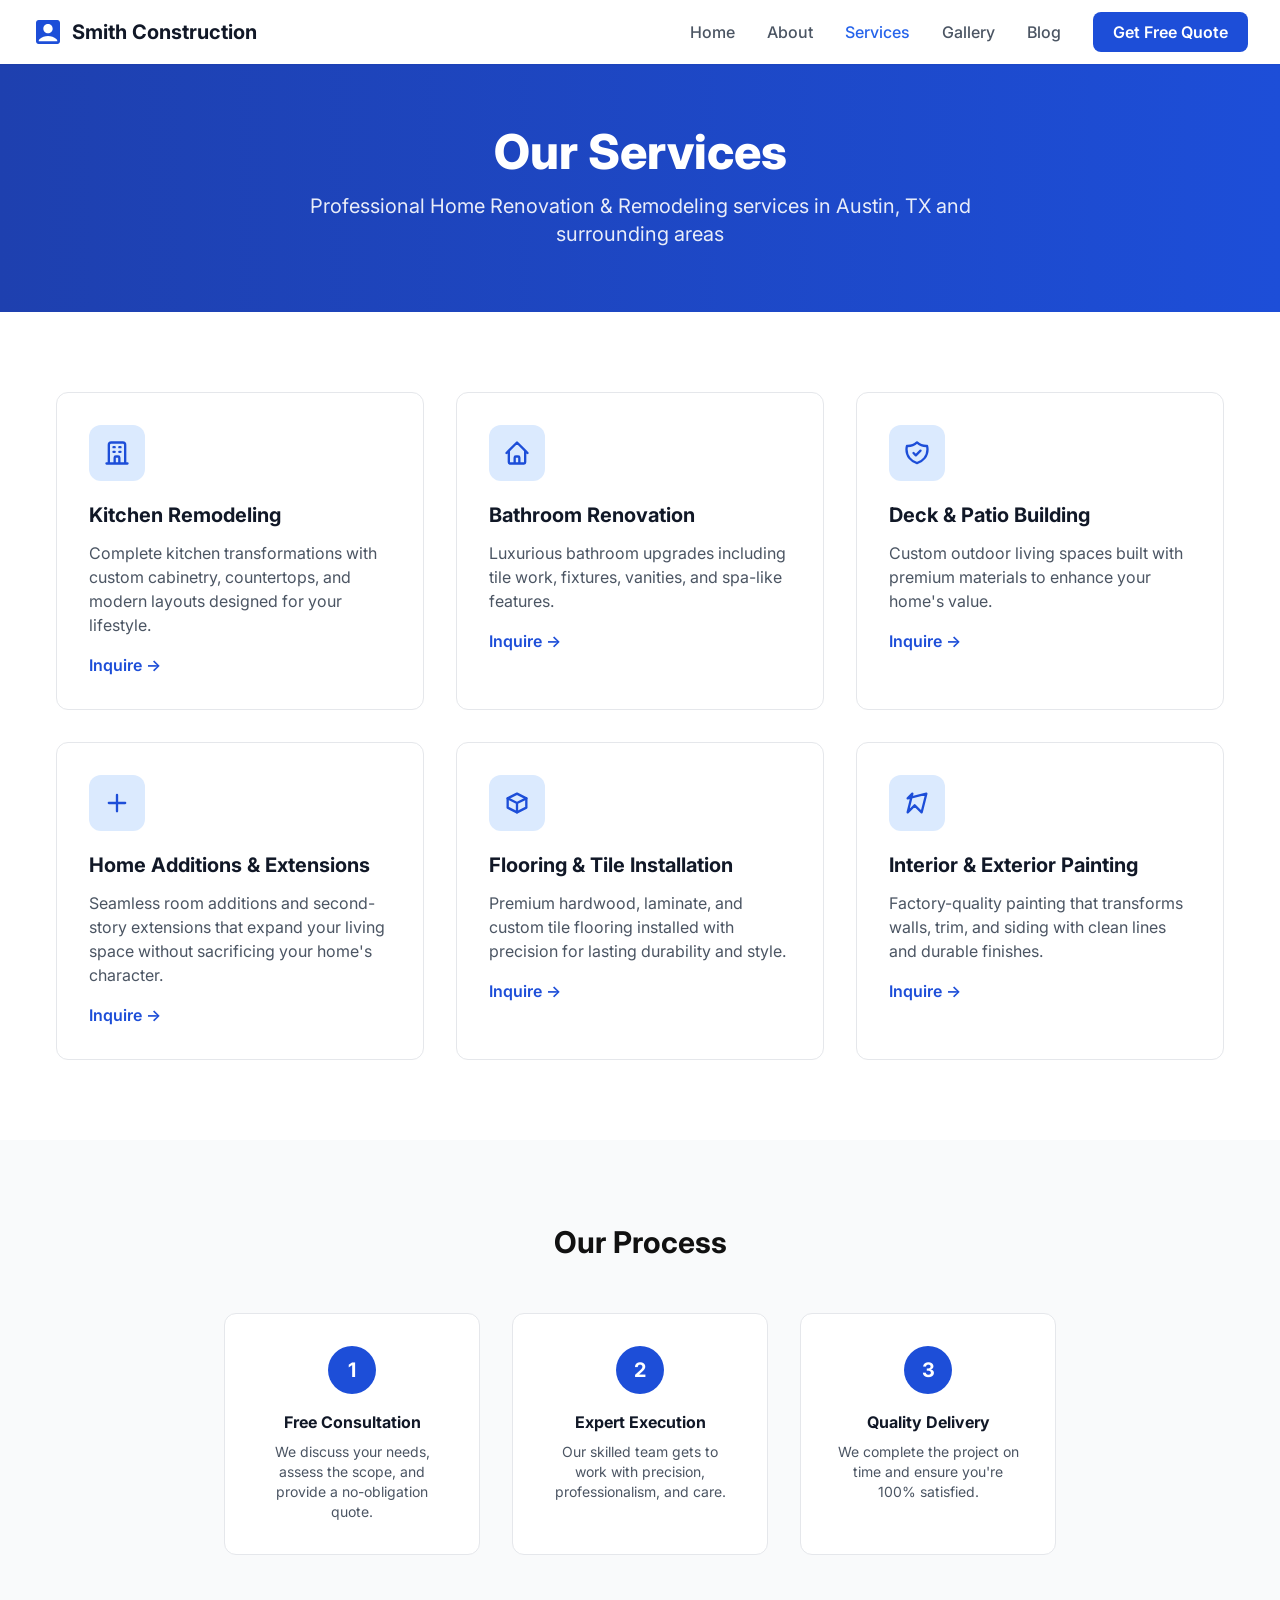
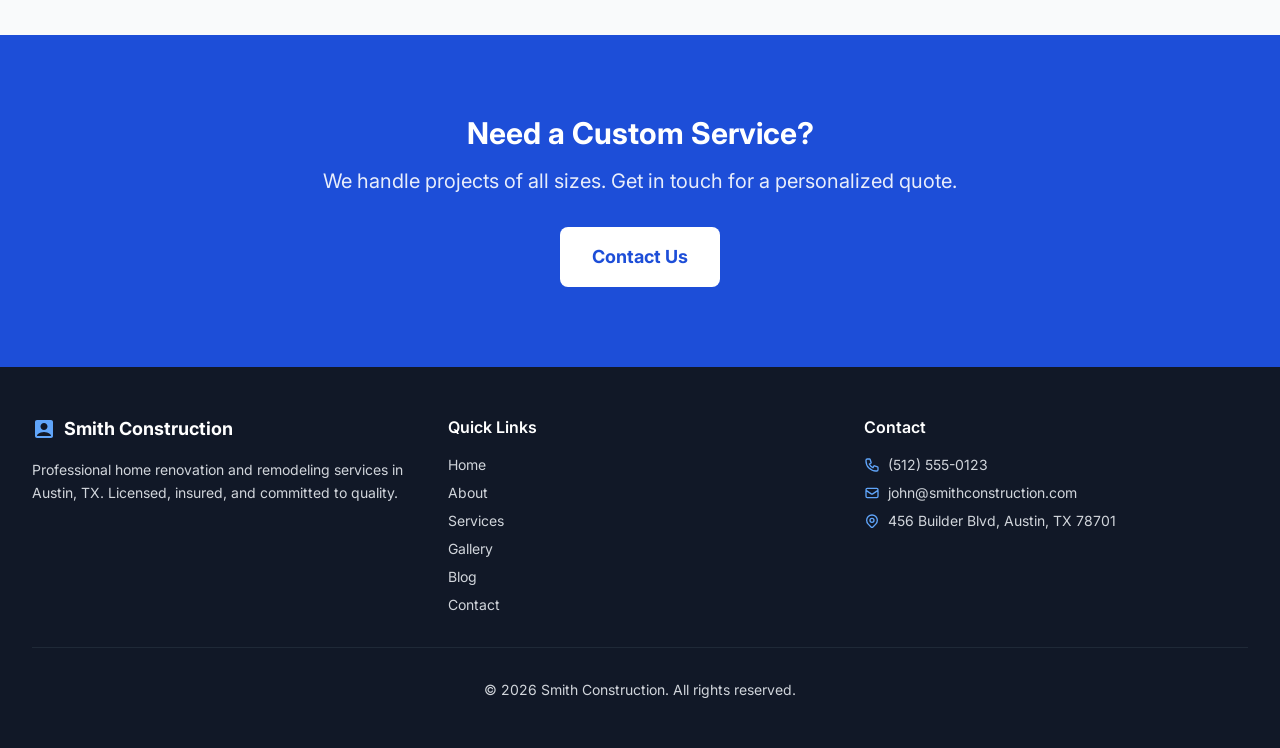
<file: services.html>
<!DOCTYPE html>
<html lang="en">
<head>
  <meta charset="UTF-8">
  <meta name="viewport" content="width=device-width, initial-scale=1.0">
  <title>Services | Smith Construction</title>
  <meta name="description" content="Services offered by Smith Construction in Austin, TX.">
  <meta property="og:title" content="Services | Smith Construction">
  <meta property="og:description" content="Services offered by Smith Construction in Austin, TX.">
  <meta property="og:type" content="website">
  <meta name="twitter:card" content="summary_large_image">
  <link rel="canonical" href="https://smith-construction.pages.dev/services.html">
  <script async src="https://www.googletagmanager.com/gtag/js?id=G-XXXXXXXXXX"></script>
  <script>window.dataLayer=window.dataLayer||[];function gtag(){dataLayer.push(arguments);}gtag('js',new Date());gtag('config','G-XXXXXXXXXX');</script>
  <script type="application/ld+json">
  {
    "@context": "https://schema.org",
    "@type": "LocalBusiness",
    "name": "Smith Construction",
    "image": "https://images.unsplash.com/photo-1504307651254-35680f356dfd?w&#x3D;1200&amp;q&#x3D;80&amp;auto&#x3D;format",
    "telephone": "(512) 555-0123",
    "email": "john@smithconstruction.com",
    "address": { "@type": "PostalAddress", "addressLocality": "Austin, TX" },
    "url": "https://smith-construction.pages.dev",
    "description": "We deliver exceptional renovation and remodeling services to homeowners throughout the Austin area. From kitchen remodels to full home renovations, our team brings your vision to life.",
    "areaServed": "Austin, TX"
  }
  </script>
  <link rel="stylesheet" href="style.css">
  <link rel="preconnect" href="https://fonts.googleapis.com">
  <link rel="preconnect" href="https://fonts.gstatic.com" crossorigin>
  <link rel="preload" as="style" href="https://fonts.googleapis.com/css2?family=Inter:wght@400;500;600;700;800&display=swap">
  <link rel="stylesheet" href="https://fonts.googleapis.com/css2?family=Inter:wght@400;500;600;700;800&display=swap" media="print" onload="this.media='all'">
  <noscript><link rel="stylesheet" href="https://fonts.googleapis.com/css2?family=Inter:wght@400;500;600;700;800&display=swap"></noscript>
  
  <style>
  *{margin:0;padding:0;box-sizing:border-box}
  body{font-family:Inter,system-ui,-apple-system,Segoe UI,Roboto,Helvetica Neue,Arial,sans-serif;color:#374151;background:#fff;-webkit-font-smoothing:antialiased}
  .container{max-width:1280px;margin:0 auto;padding:0 24px}
  .section{padding:80px 24px}
  .sec-title{font-size:1.875rem;font-weight:700;text-align:center;margin-bottom:48px;color:#111}
  .sec-subtitle{text-align:center;color:#6b7280;font-size:1.125rem;margin-top:-32px;margin-bottom:48px}
  .grid-3{display:grid;grid-template-columns:repeat(auto-fit,minmax(300px,1fr));gap:32px}
  .card{background:#fff;border-radius:12px;padding:32px;border:1px solid #e5e7eb;transition:box-shadow .3s}
  .card:hover{box-shadow:0 10px 25px -5px rgba(0,0,0,.1)}
  .form-input{width:100%;padding:12px 16px;border:1px solid #d1d5db;border-radius:8px;outline:none;transition:border-color .2s,box-shadow .2s;font-family:inherit}
  .form-input:focus{border-color:#2563eb;box-shadow:0 0 0 3px rgba(37,99,235,.15)}
  .btn-primary{display:inline-block;background:#2563eb;color:#fff;padding:14px 28px;border-radius:8px;text-decoration:none;font-weight:600;border:0;cursor:pointer;transition:background .2s;font-family:inherit;font-size:1rem}
  .btn-primary:hover{background:#1d4ed8}
  .active-page{color:#2563eb!important}
  @media(max-width:768px){.grid-3{grid-template-columns:1fr}.section{padding:48px 24px}}
  </style>
</head>
<body>
  <nav class="bg-white shadow-sm sticky top-0 z-50">
    <div class="max-w-7xl mx-auto px-4 sm:px-6 lg:px-8">
      <div class="flex justify-between items-center h-16">
        <a href="/" class="flex items-center gap-2">
          <svg class="w-8 h-8 text-brand-600" fill="currentColor" viewBox="0 0 24 24"><path d="M19 3H5c-1.1 0-2 .9-2 2v14c0 1.1.9 2 2 2h14c1.1 0 2-.9 2-2V5c0-1.1-.9-2-2-2zm-7 3c1.93 0 3.5 1.57 3.5 3.5S13.93 13 12 13s-3.5-1.57-3.5-3.5S10.07 6 12 6zm7 13H5v-.23c0-.62.28-1.2.76-1.58C7.47 15.82 9.64 15 12 15s4.53.82 6.24 2.19c.48.38.76.97.76 1.58V19z"/></svg>
          <span class="text-xl font-bold text-gray-900">Smith Construction</span>
        </a>
        <div class="hidden md:flex items-center gap-8">
          <a href="/" class="text-gray-600 hover:text-brand-600 transition font-medium ">Home</a>
          <a href="/about" class="text-gray-600 hover:text-brand-600 transition font-medium ">About</a>
          <a href="/services" class="text-gray-600 hover:text-brand-600 transition font-medium active-page">Services</a>
          <a href="/gallery" class="text-gray-600 hover:text-brand-600 transition font-medium ">Gallery</a>
          <a href="/blog" class="text-gray-600 hover:text-brand-600 transition font-medium ">Blog</a>
          <a href="/contact" class="bg-brand-600 text-white px-5 py-2 rounded-lg hover:bg-brand-700 transition font-semibold">Get Free Quote</a>
        </div>
        <button class="md:hidden" onclick="document.getElementById('mobile-menu').classList.toggle('hidden')">
          <svg class="w-6 h-6" fill="none" stroke="currentColor" viewBox="0 0 24 24"><path stroke-linecap="round" stroke-linejoin="round" stroke-width="2" d="M4 6h16M4 12h16M4 18h16"/></svg>
        </button>
      </div>
    </div>
    <div id="mobile-menu" class="hidden md:hidden bg-white border-t">
      <div class="px-4 py-3 space-y-2">
        <a href="/" class="block py-2 text-gray-600 hover:text-brand-600">Home</a>
        <a href="/about" class="block py-2 text-gray-600 hover:text-brand-600">About</a>
        <a href="/services" class="block py-2 text-gray-600 hover:text-brand-600">Services</a>
        <a href="/gallery" class="block py-2 text-gray-600 hover:text-brand-600">Gallery</a>
        <a href="/blog" class="block py-2 text-gray-600 hover:text-brand-600">Blog</a>
        <a href="/contact" class="block py-2 text-brand-600 font-semibold">Get Free Quote</a>
      </div>
    </div>
  </nav>

  <section class="bg-gradient-to-r from-brand-700 to-brand-600 text-white py-16">
    <div class="max-w-7xl mx-auto px-4 sm:px-6 lg:px-8 text-center">
      <h1 class="text-4xl md:text-5xl font-extrabold mb-4">Our Services</h1>
      <p class="text-xl opacity-90 max-w-2xl mx-auto">Professional Home Renovation &amp; Remodeling services in Austin, TX and surrounding areas</p>
    </div>
  </section>

  <section class="section">
    <div class="max-w-7xl mx-auto px-4 sm:px-6 lg:px-8">
      <div class="grid md:grid-cols-3 gap-8">
        <div class="card">
          <div class="w-14 h-14 bg-brand-100 text-brand-600 rounded-xl flex items-center justify-center mb-5">
            <svg class="w-7 h-7" fill="none" stroke="currentColor" viewBox="0 0 24 24"><path stroke-linecap="round" stroke-linejoin="round" stroke-width="2" d="M19 21V5a2 2 0 00-2-2H7a2 2 0 00-2 2v16m14 0h2m-2 0h-5m-9 0H3m2 0h5M9 7h1m-1 4h1m4-4h1m-1 4h1m-5 10v-5a1 1 0 011-1h2a1 1 0 011 1v5m-4 0h4"/></svg>
          </div>
          <h3 class="text-xl font-bold text-gray-900 mb-3">Kitchen Remodeling</h3>
          <p class="text-gray-600 mb-4">Complete kitchen transformations with custom cabinetry, countertops, and modern layouts designed for your lifestyle.</p>
          <a href="/contact" class="text-brand-600 font-semibold hover:underline">Inquire →</a>
        </div>
        <div class="card">
          <div class="w-14 h-14 bg-brand-100 text-brand-600 rounded-xl flex items-center justify-center mb-5">
            <svg class="w-7 h-7" fill="none" stroke="currentColor" viewBox="0 0 24 24"><path stroke-linecap="round" stroke-linejoin="round" stroke-width="2" d="M3 12l2-2m0 0l7-7 7 7M5 10v10a1 1 0 001 1h3m10-11l2 2m-2-2v10a1 1 0 01-1 1h-3m-6 0a1 1 0 001-1v-4a1 1 0 011-1h2a1 1 0 011 1v4a1 1 0 001 1m-6 0h6"/></svg>
          </div>
          <h3 class="text-xl font-bold text-gray-900 mb-3">Bathroom Renovation</h3>
          <p class="text-gray-600 mb-4">Luxurious bathroom upgrades including tile work, fixtures, vanities, and spa-like features.</p>
          <a href="/contact" class="text-brand-600 font-semibold hover:underline">Inquire →</a>
        </div>
        <div class="card">
          <div class="w-14 h-14 bg-brand-100 text-brand-600 rounded-xl flex items-center justify-center mb-5">
            <svg class="w-7 h-7" fill="none" stroke="currentColor" viewBox="0 0 24 24"><path stroke-linecap="round" stroke-linejoin="round" stroke-width="2" d="M9 12l2 2 4-4m5.618-4.016A11.955 11.955 0 0112 2.944a11.955 11.955 0 01-8.618 3.04A12.02 12.02 0 003 9c0 5.591 3.824 10.29 9 11.622 5.176-1.332 9-6.03 9-11.622 0-1.042-.133-2.052-.382-3.016z"/></svg>
          </div>
          <h3 class="text-xl font-bold text-gray-900 mb-3">Deck &amp; Patio Building</h3>
          <p class="text-gray-600 mb-4">Custom outdoor living spaces built with premium materials to enhance your home&#x27;s value.</p>
          <a href="/contact" class="text-brand-600 font-semibold hover:underline">Inquire →</a>
        </div>
        <div class="card">
          <div class="w-14 h-14 bg-brand-100 text-brand-600 rounded-xl flex items-center justify-center mb-5">
            <svg class="w-7 h-7" fill="none" stroke="currentColor" viewBox="0 0 24 24"><path stroke-linecap="round" stroke-linejoin="round" stroke-width="2" d="M12 5v14M5 12h14"/></svg>
          </div>
          <h3 class="text-xl font-bold text-gray-900 mb-3">Home Additions &amp; Extensions</h3>
          <p class="text-gray-600 mb-4">Seamless room additions and second-story extensions that expand your living space without sacrificing your home&#x27;s character.</p>
          <a href="/contact" class="text-brand-600 font-semibold hover:underline">Inquire →</a>
        </div>
        <div class="card">
          <div class="w-14 h-14 bg-brand-100 text-brand-600 rounded-xl flex items-center justify-center mb-5">
            <svg class="w-7 h-7" fill="none" stroke="currentColor" viewBox="0 0 24 24"><path stroke-linecap="round" stroke-linejoin="round" stroke-width="2" d="M4 8l8-4 8 4v8l-8 4-8-4V8z"/><path stroke-linecap="round" stroke-linejoin="round" stroke-width="2" d="M4 8l8 4 8-4M12 12v8"/></svg>
          </div>
          <h3 class="text-xl font-bold text-gray-900 mb-3">Flooring &amp; Tile Installation</h3>
          <p class="text-gray-600 mb-4">Premium hardwood, laminate, and custom tile flooring installed with precision for lasting durability and style.</p>
          <a href="/contact" class="text-brand-600 font-semibold hover:underline">Inquire →</a>
        </div>
        <div class="card">
          <div class="w-14 h-14 bg-brand-100 text-brand-600 rounded-xl flex items-center justify-center mb-5">
            <svg class="w-7 h-7" fill="none" stroke="currentColor" viewBox="0 0 24 24"><path stroke-linecap="round" stroke-linejoin="round" stroke-width="2" d="M4 8l16-4-4 16-6-6-6 6 4-16z"/></svg>
          </div>
          <h3 class="text-xl font-bold text-gray-900 mb-3">Interior &amp; Exterior Painting</h3>
          <p class="text-gray-600 mb-4">Factory-quality painting that transforms walls, trim, and siding with clean lines and durable finishes.</p>
          <a href="/contact" class="text-brand-600 font-semibold hover:underline">Inquire →</a>
        </div>
      </div>
    </div>
  </section>

  <section class="section bg-gray-50">
    <div class="max-w-4xl mx-auto px-4 sm:px-6 lg:px-8 text-center">
      <h2 class="sec-title">Our Process</h2>
      <div class="grid md:grid-cols-3 gap-8 mt-8">
        <div class="card">
          <div class="w-12 h-12 bg-brand-600 text-white rounded-full flex items-center justify-center mx-auto mb-4 text-xl font-bold">1</div>
          <h3 class="font-bold text-gray-900 mb-2">Free Consultation</h3>
          <p class="text-gray-600 text-sm">We discuss your needs, assess the scope, and provide a no-obligation quote.</p>
        </div>
        <div class="card">
          <div class="w-12 h-12 bg-brand-600 text-white rounded-full flex items-center justify-center mx-auto mb-4 text-xl font-bold">2</div>
          <h3 class="font-bold text-gray-900 mb-2">Expert Execution</h3>
          <p class="text-gray-600 text-sm">Our skilled team gets to work with precision, professionalism, and care.</p>
        </div>
        <div class="card">
          <div class="w-12 h-12 bg-brand-600 text-white rounded-full flex items-center justify-center mx-auto mb-4 text-xl font-bold">3</div>
          <h3 class="font-bold text-gray-900 mb-2">Quality Delivery</h3>
          <p class="text-gray-600 text-sm">We complete the project on time and ensure you're 100% satisfied.</p>
        </div>
      </div>
    </div>
  </section>

  <section class="section bg-brand-600 text-white text-center">
    <div class="max-w-3xl mx-auto px-4">
      <h2 class="text-3xl font-bold mb-4">Need a Custom Service?</h2>
      <p class="text-xl opacity-90 mb-8">We handle projects of all sizes. Get in touch for a personalized quote.</p>
      <a href="/contact" class="bg-white text-brand-600 px-8 py-4 rounded-lg font-bold text-lg hover:bg-gray-100 transition inline-block">Contact Us</a>
    </div>
  </section>

  <footer class="bg-gray-900 text-gray-300">
    <div class="max-w-7xl mx-auto px-4 sm:px-6 lg:px-8 py-12">
      <div class="grid grid-cols-1 md:grid-cols-3 gap-8">
        <div>
          <div class="flex items-center gap-2 mb-4">
            <svg class="w-6 h-6 text-brand-400" fill="currentColor" viewBox="0 0 24 24"><path d="M19 3H5c-1.1 0-2 .9-2 2v14c0 1.1.9 2 2 2h14c1.1 0 2-.9 2-2V5c0-1.1-.9-2-2-2zm-7 3c1.93 0 3.5 1.57 3.5 3.5S13.93 13 12 13s-3.5-1.57-3.5-3.5S10.07 6 12 6zm7 13H5v-.23c0-.62.28-1.2.76-1.58C7.47 15.82 9.64 15 12 15s4.53.82 6.24 2.19c.48.38.76.97.76 1.58V19z"/></svg>
            <span class="text-lg font-bold text-white">Smith Construction</span>
          </div>
          <p class="text-sm leading-relaxed">Professional home renovation and remodeling services in Austin, TX. Licensed, insured, and committed to quality.</p>
        </div>
        <div>
          <h3 class="text-white font-semibold mb-4">Quick Links</h3>
          <ul class="space-y-2 text-sm">
            <li><a href="/" class="hover:text-white transition">Home</a></li>
            <li><a href="/about" class="hover:text-white transition">About</a></li>
            <li><a href="/services" class="hover:text-white transition">Services</a></li>
            <li><a href="/gallery" class="hover:text-white transition">Gallery</a></li>
            <li><a href="/blog" class="hover:text-white transition">Blog</a></li>
            <li><a href="/contact" class="hover:text-white transition">Contact</a></li>
          </ul>
        </div>
        <div>
          <h3 class="text-white font-semibold mb-4">Contact</h3>
          <ul class="space-y-2 text-sm">
            <li class="flex items-center gap-2"><svg class="w-4 h-4 text-brand-400" fill="none" stroke="currentColor" viewBox="0 0 24 24"><path stroke-linecap="round" stroke-linejoin="round" stroke-width="2" d="M3 5a2 2 0 012-2h3.28a1 1 0 01.948.684l1.498 4.493a1 1 0 01-.502 1.21l-2.257 1.13a11.042 11.042 0 005.516 5.516l1.13-2.257a1 1 0 011.21-.502l4.493 1.498a1 1 0 01.684.949V19a2 2 0 01-2 2h-1C9.716 21 3 14.284 3 6V5z"/></svg><a href="tel:(512) 555-0123" class="hover:text-white transition">(512) 555-0123</a></li>
            <li class="flex items-center gap-2"><svg class="w-4 h-4 text-brand-400" fill="none" stroke="currentColor" viewBox="0 0 24 24"><path stroke-linecap="round" stroke-linejoin="round" stroke-width="2" d="M3 8l7.89 5.26a2 2 0 002.22 0L21 8M5 19h14a2 2 0 002-2V7a2 2 0 00-2-2H5a2 2 0 00-2 2v10a2 2 0 002 2z"/></svg><a href="mailto:john@smithconstruction.com" class="hover:text-white transition">john@smithconstruction.com</a></li>
            <li class="flex items-start gap-2"><svg class="w-4 h-4 text-brand-400 mt-0.5" fill="none" stroke="currentColor" viewBox="0 0 24 24"><path stroke-linecap="round" stroke-linejoin="round" stroke-width="2" d="M17.657 16.657L13.414 20.9a1.998 1.998 0 01-2.827 0l-4.244-4.243a8 8 0 1111.314 0z"/><path stroke-linecap="round" stroke-linejoin="round" stroke-width="2" d="M15 11a3 3 0 11-6 0 3 3 0 016 0z"/></svg><span>456 Builder Blvd, Austin, TX 78701</span></li>
          </ul>
        </div>
      </div>
      <div class="border-t border-gray-800 mt-8 pt-8 text-center text-sm">
        &copy; 2026 Smith Construction. All rights reserved.
      </div>
    </div>
  </footer>
  <script>
    document.getElementById('mobile-menu')?.classList.add('hidden');
  </script>
</body>
</html>
</file>
<file: style.css>
*,:after,:before{--tw-border-spacing-x:0;--tw-border-spacing-y:0;--tw-translate-x:0;--tw-translate-y:0;--tw-rotate:0;--tw-skew-x:0;--tw-skew-y:0;--tw-scale-x:1;--tw-scale-y:1;--tw-pan-x: ;--tw-pan-y: ;--tw-pinch-zoom: ;--tw-scroll-snap-strictness:proximity;--tw-gradient-from-position: ;--tw-gradient-via-position: ;--tw-gradient-to-position: ;--tw-ordinal: ;--tw-slashed-zero: ;--tw-numeric-figure: ;--tw-numeric-spacing: ;--tw-numeric-fraction: ;--tw-ring-inset: ;--tw-ring-offset-width:0px;--tw-ring-offset-color:#fff;--tw-ring-color:rgba(59,130,246,.5);--tw-ring-offset-shadow:0 0 #0000;--tw-ring-shadow:0 0 #0000;--tw-shadow:0 0 #0000;--tw-shadow-colored:0 0 #0000;--tw-blur: ;--tw-brightness: ;--tw-contrast: ;--tw-grayscale: ;--tw-hue-rotate: ;--tw-invert: ;--tw-saturate: ;--tw-sepia: ;--tw-drop-shadow: ;--tw-backdrop-blur: ;--tw-backdrop-brightness: ;--tw-backdrop-contrast: ;--tw-backdrop-grayscale: ;--tw-backdrop-hue-rotate: ;--tw-backdrop-invert: ;--tw-backdrop-opacity: ;--tw-backdrop-saturate: ;--tw-backdrop-sepia: ;--tw-contain-size: ;--tw-contain-layout: ;--tw-contain-paint: ;--tw-contain-style: }::backdrop{--tw-border-spacing-x:0;--tw-border-spacing-y:0;--tw-translate-x:0;--tw-translate-y:0;--tw-rotate:0;--tw-skew-x:0;--tw-skew-y:0;--tw-scale-x:1;--tw-scale-y:1;--tw-pan-x: ;--tw-pan-y: ;--tw-pinch-zoom: ;--tw-scroll-snap-strictness:proximity;--tw-gradient-from-position: ;--tw-gradient-via-position: ;--tw-gradient-to-position: ;--tw-ordinal: ;--tw-slashed-zero: ;--tw-numeric-figure: ;--tw-numeric-spacing: ;--tw-numeric-fraction: ;--tw-ring-inset: ;--tw-ring-offset-width:0px;--tw-ring-offset-color:#fff;--tw-ring-color:rgba(59,130,246,.5);--tw-ring-offset-shadow:0 0 #0000;--tw-ring-shadow:0 0 #0000;--tw-shadow:0 0 #0000;--tw-shadow-colored:0 0 #0000;--tw-blur: ;--tw-brightness: ;--tw-contrast: ;--tw-grayscale: ;--tw-hue-rotate: ;--tw-invert: ;--tw-saturate: ;--tw-sepia: ;--tw-drop-shadow: ;--tw-backdrop-blur: ;--tw-backdrop-brightness: ;--tw-backdrop-contrast: ;--tw-backdrop-grayscale: ;--tw-backdrop-hue-rotate: ;--tw-backdrop-invert: ;--tw-backdrop-opacity: ;--tw-backdrop-saturate: ;--tw-backdrop-sepia: ;--tw-contain-size: ;--tw-contain-layout: ;--tw-contain-paint: ;--tw-contain-style: }/*! tailwindcss v3.4.19 | MIT License | https://tailwindcss.com*/*,:after,:before{box-sizing:border-box;border:0 solid #e5e7eb}:after,:before{--tw-content:""}:host,html{line-height:1.5;-webkit-text-size-adjust:100%;-moz-tab-size:4;-o-tab-size:4;tab-size:4;font-family:Inter,system-ui,sans-serif;font-feature-settings:normal;font-variation-settings:normal;-webkit-tap-highlight-color:transparent}body{margin:0;line-height:inherit}hr{height:0;color:inherit;border-top-width:1px}abbr:where([title]){-webkit-text-decoration:underline dotted;text-decoration:underline dotted}h1,h2,h3,h4,h5,h6{font-size:inherit;font-weight:inherit}a{color:inherit;text-decoration:inherit}b,strong{font-weight:bolder}code,kbd,pre,samp{font-family:JetBrains Mono,monospace;font-feature-settings:normal;font-variation-settings:normal;font-size:1em}small{font-size:80%}sub,sup{font-size:75%;line-height:0;position:relative;vertical-align:baseline}sub{bottom:-.25em}sup{top:-.5em}table{text-indent:0;border-color:inherit;border-collapse:collapse}button,input,optgroup,select,textarea{font-family:inherit;font-feature-settings:inherit;font-variation-settings:inherit;font-size:100%;font-weight:inherit;line-height:inherit;letter-spacing:inherit;color:inherit;margin:0;padding:0}button,select{text-transform:none}button,input:where([type=button]),input:where([type=reset]),input:where([type=submit]){-webkit-appearance:button;background-color:transparent;background-image:none}:-moz-focusring{outline:auto}:-moz-ui-invalid{box-shadow:none}progress{vertical-align:baseline}::-webkit-inner-spin-button,::-webkit-outer-spin-button{height:auto}[type=search]{-webkit-appearance:textfield;outline-offset:-2px}::-webkit-search-decoration{-webkit-appearance:none}::-webkit-file-upload-button{-webkit-appearance:button;font:inherit}summary{display:list-item}blockquote,dd,dl,figure,h1,h2,h3,h4,h5,h6,hr,p,pre{margin:0}fieldset{margin:0}fieldset,legend{padding:0}menu,ol,ul{list-style:none;margin:0;padding:0}dialog{padding:0}textarea{resize:vertical}input::-moz-placeholder,textarea::-moz-placeholder{opacity:1;color:#9ca3af}input::placeholder,textarea::placeholder{opacity:1;color:#9ca3af}[role=button],button{cursor:pointer}:disabled{cursor:default}audio,canvas,embed,iframe,img,object,svg,video{display:block;vertical-align:middle}img,video{max-width:100%;height:auto}[hidden]:where(:not([hidden=until-found])){display:none}.container{width:100%}@media (min-width:640px){.container{max-width:640px}}@media (min-width:768px){.container{max-width:768px}}@media (min-width:1024px){.container{max-width:1024px}}@media (min-width:1280px){.container{max-width:1280px}}@media (min-width:1536px){.container{max-width:1536px}}.pointer-events-none{pointer-events:none}.fixed{position:fixed}.absolute{position:absolute}.relative{position:relative}.sticky{position:sticky}.inset-0{inset:0}.-bottom-4{bottom:-1rem}.-left-4{left:-1rem}.-right-4{right:-1rem}.-top-3{top:-.75rem}.-top-4{top:-1rem}.bottom-0{bottom:0}.bottom-8{bottom:2rem}.left-0{left:0}.left-1\/2{left:50%}.right-0{right:0}.top-0{top:0}.z-10{z-index:10}.z-50{z-index:50}.z-\[1\]{z-index:1}.z-\[2\]{z-index:2}.mx-2{margin-left:.5rem;margin-right:.5rem}.mx-auto{margin-left:auto;margin-right:auto}.my-4{margin-top:1rem;margin-bottom:1rem}.mb-1{margin-bottom:.25rem}.mb-10{margin-bottom:2.5rem}.mb-12{margin-bottom:3rem}.mb-14{margin-bottom:3.5rem}.mb-16{margin-bottom:4rem}.mb-2{margin-bottom:.5rem}.mb-3{margin-bottom:.75rem}.mb-4{margin-bottom:1rem}.mb-5{margin-bottom:1.25rem}.mb-6{margin-bottom:1.5rem}.mb-8{margin-bottom:2rem}.mt-0\.5{margin-top:.125rem}.mt-1{margin-top:.25rem}.mt-1\.5{margin-top:.375rem}.mt-10{margin-top:2.5rem}.mt-12{margin-top:3rem}.mt-16{margin-top:4rem}.mt-2{margin-top:.5rem}.mt-3{margin-top:.75rem}.mt-4{margin-top:1rem}.mt-6{margin-top:1.5rem}.mt-8{margin-top:2rem}.line-clamp-3{overflow:hidden;display:-webkit-box;-webkit-box-orient:vertical;-webkit-line-clamp:3}.block{display:block}.inline-block{display:inline-block}.flex{display:flex}.inline-flex{display:inline-flex}.table{display:table}.grid{display:grid}.hidden{display:none}.aspect-\[16\/10\]{aspect-ratio:16/10}.aspect-\[4\/3\]{aspect-ratio:4/3}.aspect-square{aspect-ratio:1/1}.h-0\.5{height:.125rem}.h-1{height:.25rem}.h-10{height:2.5rem}.h-12{height:3rem}.h-14{height:3.5rem}.h-16{height:4rem}.h-2{height:.5rem}.h-20{height:5rem}.h-24{height:6rem}.h-28{height:7rem}.h-3{height:.75rem}.h-32{height:8rem}.h-4{height:1rem}.h-48{height:12rem}.h-5{height:1.25rem}.h-52{height:13rem}.h-6{height:1.5rem}.h-64{height:16rem}.h-7{height:1.75rem}.h-72{height:18rem}.h-8{height:2rem}.h-80{height:20rem}.h-9{height:2.25rem}.h-96{height:24rem}.h-\[260px\]{height:260px}.h-\[400px\]{height:400px}.h-\[450px\]{height:450px}.h-\[500px\]{height:500px}.h-auto{height:auto}.h-full{height:100%}.min-h-\[2rem\]{min-height:2rem}.min-h-\[90vh\]{min-height:90vh}.min-h-screen{min-height:100vh}.w-1{width:.25rem}.w-10{width:2.5rem}.w-12{width:3rem}.w-14{width:3.5rem}.w-16{width:4rem}.w-2{width:.5rem}.w-20{width:5rem}.w-24{width:6rem}.w-28{width:7rem}.w-3{width:.75rem}.w-4{width:1rem}.w-5{width:1.25rem}.w-6{width:1.5rem}.w-7{width:1.75rem}.w-8{width:2rem}.w-9{width:2.25rem}.w-full{width:100%}.min-w-0{min-width:0}.max-w-2xl{max-width:42rem}.max-w-3xl{max-width:48rem}.max-w-4xl{max-width:56rem}.max-w-5xl{max-width:64rem}.max-w-6xl{max-width:72rem}.max-w-7xl{max-width:80rem}.max-w-md{max-width:28rem}.max-w-none{max-width:none}.max-w-sm{max-width:24rem}.max-w-xl{max-width:36rem}.flex-1{flex:1 1 0%}.flex-shrink-0,.shrink-0{flex-shrink:0}.flex-grow,.grow{flex-grow:1}.-translate-x-1\/2{--tw-translate-x:-50%}.-translate-x-1\/2,.scale-105{transform:translate(var(--tw-translate-x),var(--tw-translate-y)) rotate(var(--tw-rotate)) skewX(var(--tw-skew-x)) skewY(var(--tw-skew-y)) scaleX(var(--tw-scale-x)) scaleY(var(--tw-scale-y))}.scale-105{--tw-scale-x:1.05;--tw-scale-y:1.05}.transform{transform:translate(var(--tw-translate-x),var(--tw-translate-y)) rotate(var(--tw-rotate)) skewX(var(--tw-skew-x)) skewY(var(--tw-skew-y)) scaleX(var(--tw-scale-x)) scaleY(var(--tw-scale-y))}@keyframes bounce{0%,to{transform:translateY(-25%);animation-timing-function:cubic-bezier(.8,0,1,1)}50%{transform:none;animation-timing-function:cubic-bezier(0,0,.2,1)}}.animate-bounce{animation:bounce 1s infinite}@keyframes pulse{50%{opacity:.5}}.animate-pulse{animation:pulse 2s cubic-bezier(.4,0,.6,1) infinite}.cursor-default{cursor:default}.grid-cols-1{grid-template-columns:repeat(1,minmax(0,1fr))}.grid-cols-2{grid-template-columns:repeat(2,minmax(0,1fr))}.grid-cols-3{grid-template-columns:repeat(3,minmax(0,1fr))}.flex-col{flex-direction:column}.flex-wrap{flex-wrap:wrap}.items-start{align-items:flex-start}.items-end{align-items:flex-end}.items-center{align-items:center}.justify-center{justify-content:center}.justify-between{justify-content:space-between}.gap-1{gap:.25rem}.gap-1\.5{gap:.375rem}.gap-10{gap:2.5rem}.gap-12{gap:3rem}.gap-16{gap:4rem}.gap-2{gap:.5rem}.gap-3{gap:.75rem}.gap-4{gap:1rem}.gap-5{gap:1.25rem}.gap-6{gap:1.5rem}.gap-8{gap:2rem}.space-y-16>:not([hidden])~:not([hidden]){--tw-space-y-reverse:0;margin-top:calc(4rem*(1 - var(--tw-space-y-reverse)));margin-bottom:calc(4rem*var(--tw-space-y-reverse))}.space-y-2>:not([hidden])~:not([hidden]){--tw-space-y-reverse:0;margin-top:calc(.5rem*(1 - var(--tw-space-y-reverse)));margin-bottom:calc(.5rem*var(--tw-space-y-reverse))}.space-y-2\.5>:not([hidden])~:not([hidden]){--tw-space-y-reverse:0;margin-top:calc(.625rem*(1 - var(--tw-space-y-reverse)));margin-bottom:calc(.625rem*var(--tw-space-y-reverse))}.space-y-3>:not([hidden])~:not([hidden]){--tw-space-y-reverse:0;margin-top:calc(.75rem*(1 - var(--tw-space-y-reverse)));margin-bottom:calc(.75rem*var(--tw-space-y-reverse))}.space-y-4>:not([hidden])~:not([hidden]){--tw-space-y-reverse:0;margin-top:calc(1rem*(1 - var(--tw-space-y-reverse)));margin-bottom:calc(1rem*var(--tw-space-y-reverse))}.space-y-5>:not([hidden])~:not([hidden]){--tw-space-y-reverse:0;margin-top:calc(1.25rem*(1 - var(--tw-space-y-reverse)));margin-bottom:calc(1.25rem*var(--tw-space-y-reverse))}.space-y-6>:not([hidden])~:not([hidden]){--tw-space-y-reverse:0;margin-top:calc(1.5rem*(1 - var(--tw-space-y-reverse)));margin-bottom:calc(1.5rem*var(--tw-space-y-reverse))}.overflow-hidden{overflow:hidden}.whitespace-nowrap{white-space:nowrap}.whitespace-pre-line{white-space:pre-line}.rounded-2xl{border-radius:1rem}.rounded-full{border-radius:9999px}.rounded-lg{border-radius:.5rem}.rounded-xl{border-radius:.75rem}.border{border-width:1px}.border-2{border-width:2px}.border-4{border-width:4px}.border-y{border-top-width:1px}.border-b,.border-y{border-bottom-width:1px}.border-t{border-top-width:1px}.border-accent-100{--tw-border-opacity:1;border-color:rgb(243 232 255/var(--tw-border-opacity,1))}.border-gray-100{--tw-border-opacity:1;border-color:rgb(243 244 246/var(--tw-border-opacity,1))}.border-gray-200{--tw-border-opacity:1;border-color:rgb(229 231 235/var(--tw-border-opacity,1))}.border-gray-300{--tw-border-opacity:1;border-color:rgb(209 213 219/var(--tw-border-opacity,1))}.border-gray-600{--tw-border-opacity:1;border-color:rgb(75 85 99/var(--tw-border-opacity,1))}.border-gray-700{--tw-border-opacity:1;border-color:rgb(55 65 81/var(--tw-border-opacity,1))}.border-gray-800{--tw-border-opacity:1;border-color:rgb(31 41 55/var(--tw-border-opacity,1))}.border-gym-500{--tw-border-opacity:1;border-color:rgb(34 197 94/var(--tw-border-opacity,1))}.border-gym-500\/30{border-color:rgba(34,197,94,.3)}.border-purple-200{--tw-border-opacity:1;border-color:rgb(233 213 255/var(--tw-border-opacity,1))}.border-rose-100{--tw-border-opacity:1;border-color:rgb(252 231 243/var(--tw-border-opacity,1))}.border-rose-50{--tw-border-opacity:1;border-color:rgb(253 242 248/var(--tw-border-opacity,1))}.border-teal-100{--tw-border-opacity:1;border-color:rgb(204 251 241/var(--tw-border-opacity,1))}.border-teal-900{--tw-border-opacity:1;border-color:rgb(19 78 74/var(--tw-border-opacity,1))}.border-white{--tw-border-opacity:1;border-color:rgb(255 255 255/var(--tw-border-opacity,1))}.border-white\/30{border-color:hsla(0,0%,100%,.3)}.border-white\/40{border-color:hsla(0,0%,100%,.4)}.bg-\[\#fdf8f3\]{--tw-bg-opacity:1;background-color:rgb(253 248 243/var(--tw-bg-opacity,1))}.bg-accent-100{--tw-bg-opacity:1;background-color:rgb(243 232 255/var(--tw-bg-opacity,1))}.bg-accent-200{--tw-bg-opacity:1;background-color:rgb(233 213 255/var(--tw-bg-opacity,1))}.bg-accent-50{--tw-bg-opacity:1;background-color:rgb(250 245 255/var(--tw-bg-opacity,1))}.bg-accent-600{--tw-bg-opacity:1;background-color:rgb(147 51 234/var(--tw-bg-opacity,1))}.bg-amber-100{--tw-bg-opacity:1;background-color:rgb(254 243 199/var(--tw-bg-opacity,1))}.bg-amber-200{--tw-bg-opacity:1;background-color:rgb(253 230 138/var(--tw-bg-opacity,1))}.bg-amber-50{--tw-bg-opacity:1;background-color:rgb(255 251 235/var(--tw-bg-opacity,1))}.bg-amber-500{--tw-bg-opacity:1;background-color:rgb(245 158 11/var(--tw-bg-opacity,1))}.bg-amber-600{--tw-bg-opacity:1;background-color:rgb(217 119 6/var(--tw-bg-opacity,1))}.bg-black\/10{background-color:rgba(0,0,0,.1)}.bg-black\/20{background-color:rgba(0,0,0,.2)}.bg-black\/40{background-color:rgba(0,0,0,.4)}.bg-black\/50{background-color:rgba(0,0,0,.5)}.bg-black\/60{background-color:rgba(0,0,0,.6)}.bg-black\/90{background-color:rgba(0,0,0,.9)}.bg-black\/95{background-color:rgba(0,0,0,.95)}.bg-brand-100{--tw-bg-opacity:1;background-color:rgb(219 234 254/var(--tw-bg-opacity,1))}.bg-brand-200{--tw-bg-opacity:1;background-color:rgb(191 219 254/var(--tw-bg-opacity,1))}.bg-brand-500{--tw-bg-opacity:1;background-color:rgb(37 99 235/var(--tw-bg-opacity,1))}.bg-brand-600{--tw-bg-opacity:1;background-color:rgb(29 78 216/var(--tw-bg-opacity,1))}.bg-gray-200{--tw-bg-opacity:1;background-color:rgb(229 231 235/var(--tw-bg-opacity,1))}.bg-gray-300{--tw-bg-opacity:1;background-color:rgb(209 213 219/var(--tw-bg-opacity,1))}.bg-gray-50{--tw-bg-opacity:1;background-color:rgb(249 250 251/var(--tw-bg-opacity,1))}.bg-gray-700{--tw-bg-opacity:1;background-color:rgb(55 65 81/var(--tw-bg-opacity,1))}.bg-gray-800{--tw-bg-opacity:1;background-color:rgb(31 41 55/var(--tw-bg-opacity,1))}.bg-gray-800\/30{background-color:rgba(31,41,55,.3)}.bg-gray-800\/50{background-color:rgba(31,41,55,.5)}.bg-gray-900{--tw-bg-opacity:1;background-color:rgb(17 24 39/var(--tw-bg-opacity,1))}.bg-gray-900\/95{background-color:rgba(17,24,39,.95)}.bg-gray-950{--tw-bg-opacity:1;background-color:rgb(3 7 18/var(--tw-bg-opacity,1))}.bg-green-100{--tw-bg-opacity:1;background-color:rgb(220 252 231/var(--tw-bg-opacity,1))}.bg-green-400{--tw-bg-opacity:1;background-color:rgb(74 222 128/var(--tw-bg-opacity,1))}.bg-green-500,.bg-gym-500{--tw-bg-opacity:1;background-color:rgb(34 197 94/var(--tw-bg-opacity,1))}.bg-gym-500\/20{background-color:rgba(34,197,94,.2)}.bg-purple-50{--tw-bg-opacity:1;background-color:rgb(250 245 255/var(--tw-bg-opacity,1))}.bg-purple-600{--tw-bg-opacity:1;background-color:rgb(147 51 234/var(--tw-bg-opacity,1))}.bg-rose-100{--tw-bg-opacity:1;background-color:rgb(252 231 243/var(--tw-bg-opacity,1))}.bg-rose-400{--tw-bg-opacity:1;background-color:rgb(244 114 182/var(--tw-bg-opacity,1))}.bg-rose-500{--tw-bg-opacity:1;background-color:rgb(236 72 153/var(--tw-bg-opacity,1))}.bg-rose-900\/0{background-color:rgba(131,24,67,0)}.bg-teal-100{--tw-bg-opacity:1;background-color:rgb(204 251 241/var(--tw-bg-opacity,1))}.bg-teal-50{--tw-bg-opacity:1;background-color:rgb(240 253 250/var(--tw-bg-opacity,1))}.bg-teal-500{--tw-bg-opacity:1;background-color:rgb(20 184 166/var(--tw-bg-opacity,1))}.bg-teal-600{--tw-bg-opacity:1;background-color:rgb(13 148 136/var(--tw-bg-opacity,1))}.bg-teal-900\/0{background-color:rgba(19,78,74,0)}.bg-teal-950{--tw-bg-opacity:1;background-color:rgb(4 47 46/var(--tw-bg-opacity,1))}.bg-white{--tw-bg-opacity:1;background-color:rgb(255 255 255/var(--tw-bg-opacity,1))}.bg-white\/15{background-color:hsla(0,0%,100%,.15)}.bg-white\/20{background-color:hsla(0,0%,100%,.2)}.bg-white\/80{background-color:hsla(0,0%,100%,.8)}.bg-white\/90{background-color:hsla(0,0%,100%,.9)}.bg-white\/95{background-color:hsla(0,0%,100%,.95)}.bg-gradient-to-b{background-image:linear-gradient(to bottom,var(--tw-gradient-stops))}.bg-gradient-to-br{background-image:linear-gradient(to bottom right,var(--tw-gradient-stops))}.bg-gradient-to-r{background-image:linear-gradient(to right,var(--tw-gradient-stops))}.bg-gradient-to-t{background-image:linear-gradient(to top,var(--tw-gradient-stops))}.from-accent-400{--tw-gradient-from:#c084fc var(--tw-gradient-from-position);--tw-gradient-to:rgba(192,132,252,0) var(--tw-gradient-to-position);--tw-gradient-stops:var(--tw-gradient-from),var(--tw-gradient-to)}.from-amber-400{--tw-gradient-from:#fbbf24 var(--tw-gradient-from-position);--tw-gradient-to:rgba(251,191,36,0) var(--tw-gradient-to-position);--tw-gradient-stops:var(--tw-gradient-from),var(--tw-gradient-to)}.from-amber-700{--tw-gradient-from:#b45309 var(--tw-gradient-from-position);--tw-gradient-to:rgba(180,83,9,0) var(--tw-gradient-to-position);--tw-gradient-stops:var(--tw-gradient-from),var(--tw-gradient-to)}.from-black\/60{--tw-gradient-from:rgba(0,0,0,.6) var(--tw-gradient-from-position);--tw-gradient-to:transparent var(--tw-gradient-to-position);--tw-gradient-stops:var(--tw-gradient-from),var(--tw-gradient-to)}.from-blue-400{--tw-gradient-from:#60a5fa var(--tw-gradient-from-position);--tw-gradient-to:rgba(96,165,250,0) var(--tw-gradient-to-position);--tw-gradient-stops:var(--tw-gradient-from),var(--tw-gradient-to)}.from-brand-700{--tw-gradient-from:#1e40af var(--tw-gradient-from-position);--tw-gradient-to:rgba(30,64,175,0) var(--tw-gradient-to-position);--tw-gradient-stops:var(--tw-gradient-from),var(--tw-gradient-to)}.from-gray-50{--tw-gradient-from:#f9fafb var(--tw-gradient-from-position);--tw-gradient-to:rgba(249,250,251,0) var(--tw-gradient-to-position);--tw-gradient-stops:var(--tw-gradient-from),var(--tw-gradient-to)}.from-purple-900\/80{--tw-gradient-from:rgba(88,28,135,.8) var(--tw-gradient-from-position);--tw-gradient-to:rgba(88,28,135,0) var(--tw-gradient-to-position);--tw-gradient-stops:var(--tw-gradient-from),var(--tw-gradient-to)}.from-rose-100{--tw-gradient-from:#fce7f3 var(--tw-gradient-from-position);--tw-gradient-to:rgba(252,231,243,0) var(--tw-gradient-to-position);--tw-gradient-stops:var(--tw-gradient-from),var(--tw-gradient-to)}.from-rose-200{--tw-gradient-from:#fbcfe8 var(--tw-gradient-from-position);--tw-gradient-to:rgba(251,207,232,0) var(--tw-gradient-to-position);--tw-gradient-stops:var(--tw-gradient-from),var(--tw-gradient-to)}.from-rose-50{--tw-gradient-from:#fdf2f8 var(--tw-gradient-from-position);--tw-gradient-to:rgba(253,242,248,0) var(--tw-gradient-to-position);--tw-gradient-stops:var(--tw-gradient-from),var(--tw-gradient-to)}.from-teal-100{--tw-gradient-from:#ccfbf1 var(--tw-gradient-from-position);--tw-gradient-to:rgba(204,251,241,0) var(--tw-gradient-to-position);--tw-gradient-stops:var(--tw-gradient-from),var(--tw-gradient-to)}.from-teal-50{--tw-gradient-from:#f0fdfa var(--tw-gradient-from-position);--tw-gradient-to:rgba(240,253,250,0) var(--tw-gradient-to-position);--tw-gradient-stops:var(--tw-gradient-from),var(--tw-gradient-to)}.from-teal-600{--tw-gradient-from:#0d9488 var(--tw-gradient-from-position);--tw-gradient-to:rgba(13,148,136,0) var(--tw-gradient-to-position);--tw-gradient-stops:var(--tw-gradient-from),var(--tw-gradient-to)}.from-transparent{--tw-gradient-from:transparent var(--tw-gradient-from-position);--tw-gradient-to:transparent var(--tw-gradient-to-position);--tw-gradient-stops:var(--tw-gradient-from),var(--tw-gradient-to)}.from-violet-400{--tw-gradient-from:#a78bfa var(--tw-gradient-from-position);--tw-gradient-to:rgba(167,139,250,0) var(--tw-gradient-to-position);--tw-gradient-stops:var(--tw-gradient-from),var(--tw-gradient-to)}.via-purple-900\/20{--tw-gradient-to:rgba(88,28,135,0) var(--tw-gradient-to-position);--tw-gradient-stops:var(--tw-gradient-from),rgba(88,28,135,.2) var(--tw-gradient-via-position),var(--tw-gradient-to)}.via-transparent{--tw-gradient-to:transparent var(--tw-gradient-to-position);--tw-gradient-stops:var(--tw-gradient-from),transparent var(--tw-gradient-via-position),var(--tw-gradient-to)}.to-amber-600{--tw-gradient-to:#d97706 var(--tw-gradient-to-position)}.to-brand-600{--tw-gradient-to:#1d4ed8 var(--tw-gradient-to-position)}.to-cyan-700{--tw-gradient-to:#0e7490 var(--tw-gradient-to-position)}.to-gray-900\/60{--tw-gradient-to:rgba(17,24,39,.6) var(--tw-gradient-to-position)}.to-indigo-600{--tw-gradient-to:#4f46e5 var(--tw-gradient-to-position)}.to-orange-600{--tw-gradient-to:#ea580c var(--tw-gradient-to-position)}.to-purple-600{--tw-gradient-to:#9333ea var(--tw-gradient-to-position)}.to-rose-100{--tw-gradient-to:#fce7f3 var(--tw-gradient-to-position)}.to-rose-200{--tw-gradient-to:#fbcfe8 var(--tw-gradient-to-position)}.to-rose-300{--tw-gradient-to:#f9a8d4 var(--tw-gradient-to-position)}.to-teal-200{--tw-gradient-to:#99f6e4 var(--tw-gradient-to-position)}.to-transparent{--tw-gradient-to:transparent var(--tw-gradient-to-position)}.to-white{--tw-gradient-to:#fff var(--tw-gradient-to-position)}.object-cover{-o-object-fit:cover;object-fit:cover}.object-top{-o-object-position:top;object-position:top}.p-0{padding:0}.p-12{padding:3rem}.p-2{padding:.5rem}.p-4{padding:1rem}.p-5{padding:1.25rem}.p-6{padding:1.5rem}.p-8{padding:2rem}.px-10{padding-left:2.5rem;padding-right:2.5rem}.px-2{padding-left:.5rem;padding-right:.5rem}.px-4{padding-left:1rem;padding-right:1rem}.px-5{padding-left:1.25rem;padding-right:1.25rem}.px-6{padding-left:1.5rem;padding-right:1.5rem}.px-8{padding-left:2rem;padding-right:2rem}.py-0\.5{padding-top:.125rem;padding-bottom:.125rem}.py-1{padding-top:.25rem;padding-bottom:.25rem}.py-1\.5{padding-top:.375rem;padding-bottom:.375rem}.py-10{padding-top:2.5rem;padding-bottom:2.5rem}.py-12{padding-top:3rem;padding-bottom:3rem}.py-14{padding-top:3.5rem;padding-bottom:3.5rem}.py-16{padding-top:4rem;padding-bottom:4rem}.py-2{padding-top:.5rem;padding-bottom:.5rem}.py-2\.5{padding-top:.625rem;padding-bottom:.625rem}.py-20{padding-top:5rem;padding-bottom:5rem}.py-24{padding-top:6rem;padding-bottom:6rem}.py-28{padding-top:7rem;padding-bottom:7rem}.py-3{padding-top:.75rem;padding-bottom:.75rem}.py-3\.5{padding-top:.875rem;padding-bottom:.875rem}.py-32{padding-top:8rem;padding-bottom:8rem}.py-4{padding-top:1rem;padding-bottom:1rem}.py-6{padding-top:1.5rem;padding-bottom:1.5rem}.py-8{padding-top:2rem;padding-bottom:2rem}.pb-12{padding-bottom:3rem}.pb-3{padding-bottom:.75rem}.pb-4{padding-bottom:1rem}.pb-8{padding-bottom:2rem}.pt-10{padding-top:2.5rem}.pt-16{padding-top:4rem}.pt-28{padding-top:7rem}.pt-3{padding-top:.75rem}.pt-4{padding-top:1rem}.pt-8{padding-top:2rem}.text-left{text-align:left}.text-center{text-align:center}.font-display{font-family:Playfair Display,serif}.font-heading{font-family:Montserrat,sans-serif}.font-sans{font-family:Inter,system-ui,sans-serif}.text-2xl{font-size:1.5rem;line-height:2rem}.text-3xl{font-size:1.875rem;line-height:2.25rem}.text-4xl{font-size:2.25rem;line-height:2.5rem}.text-5xl{font-size:3rem;line-height:1}.text-6xl{font-size:3.75rem;line-height:1}.text-7xl{font-size:4.5rem;line-height:1}.text-8xl{font-size:6rem;line-height:1}.text-\[11px\]{font-size:11px}.text-lg{font-size:1.125rem;line-height:1.75rem}.text-sm{font-size:.875rem;line-height:1.25rem}.text-xl{font-size:1.25rem;line-height:1.75rem}.text-xs{font-size:.75rem;line-height:1rem}.font-bold{font-weight:700}.font-extrabold{font-weight:800}.font-light{font-weight:300}.font-medium{font-weight:500}.font-semibold{font-weight:600}.uppercase{text-transform:uppercase}.italic{font-style:italic}.leading-\[1\.1\]{line-height:1.1}.leading-relaxed{line-height:1.625}.leading-tight{line-height:1.25}.tracking-\[\.2em\]{letter-spacing:.2em}.tracking-tight{letter-spacing:-.025em}.tracking-wider{letter-spacing:.05em}.tracking-widest{letter-spacing:.1em}.text-accent-600{--tw-text-opacity:1;color:rgb(147 51 234/var(--tw-text-opacity,1))}.text-accent-700{--tw-text-opacity:1;color:rgb(126 34 206/var(--tw-text-opacity,1))}.text-amber-100{--tw-text-opacity:1;color:rgb(254 243 199/var(--tw-text-opacity,1))}.text-amber-200{--tw-text-opacity:1;color:rgb(253 230 138/var(--tw-text-opacity,1))}.text-amber-300{--tw-text-opacity:1;color:rgb(252 211 77/var(--tw-text-opacity,1))}.text-amber-400{--tw-text-opacity:1;color:rgb(251 191 36/var(--tw-text-opacity,1))}.text-amber-500{--tw-text-opacity:1;color:rgb(245 158 11/var(--tw-text-opacity,1))}.text-amber-600{--tw-text-opacity:1;color:rgb(217 119 6/var(--tw-text-opacity,1))}.text-amber-700{--tw-text-opacity:1;color:rgb(180 83 9/var(--tw-text-opacity,1))}.text-blue-100,.text-brand-100{--tw-text-opacity:1;color:rgb(219 234 254/var(--tw-text-opacity,1))}.text-brand-200{--tw-text-opacity:1;color:rgb(191 219 254/var(--tw-text-opacity,1))}.text-brand-300{--tw-text-opacity:1;color:rgb(147 197 253/var(--tw-text-opacity,1))}.text-brand-400{--tw-text-opacity:1;color:rgb(96 165 250/var(--tw-text-opacity,1))}.text-brand-500{--tw-text-opacity:1;color:rgb(37 99 235/var(--tw-text-opacity,1))}.text-brand-600{--tw-text-opacity:1;color:rgb(29 78 216/var(--tw-text-opacity,1))}.text-brand-700{--tw-text-opacity:1;color:rgb(30 64 175/var(--tw-text-opacity,1))}.text-gray-200{--tw-text-opacity:1;color:rgb(229 231 235/var(--tw-text-opacity,1))}.text-gray-300{--tw-text-opacity:1;color:rgb(209 213 219/var(--tw-text-opacity,1))}.text-gray-400{--tw-text-opacity:1;color:rgb(156 163 175/var(--tw-text-opacity,1))}.text-gray-500{--tw-text-opacity:1;color:rgb(107 114 128/var(--tw-text-opacity,1))}.text-gray-600{--tw-text-opacity:1;color:rgb(75 85 99/var(--tw-text-opacity,1))}.text-gray-700{--tw-text-opacity:1;color:rgb(55 65 81/var(--tw-text-opacity,1))}.text-gray-800{--tw-text-opacity:1;color:rgb(31 41 55/var(--tw-text-opacity,1))}.text-gray-900{--tw-text-opacity:1;color:rgb(17 24 39/var(--tw-text-opacity,1))}.text-green-400{--tw-text-opacity:1;color:rgb(74 222 128/var(--tw-text-opacity,1))}.text-green-500{--tw-text-opacity:1;color:rgb(34 197 94/var(--tw-text-opacity,1))}.text-green-600{--tw-text-opacity:1;color:rgb(22 163 74/var(--tw-text-opacity,1))}.text-gym-400{--tw-text-opacity:1;color:rgb(74 222 128/var(--tw-text-opacity,1))}.text-gym-500{--tw-text-opacity:1;color:rgb(34 197 94/var(--tw-text-opacity,1))}.text-purple-400{--tw-text-opacity:1;color:rgb(192 132 252/var(--tw-text-opacity,1))}.text-purple-600{--tw-text-opacity:1;color:rgb(147 51 234/var(--tw-text-opacity,1))}.text-purple-700{--tw-text-opacity:1;color:rgb(126 34 206/var(--tw-text-opacity,1))}.text-rose-200{--tw-text-opacity:1;color:rgb(251 207 232/var(--tw-text-opacity,1))}.text-rose-400{--tw-text-opacity:1;color:rgb(244 114 182/var(--tw-text-opacity,1))}.text-rose-500{--tw-text-opacity:1;color:rgb(236 72 153/var(--tw-text-opacity,1))}.text-rose-600{--tw-text-opacity:1;color:rgb(219 39 119/var(--tw-text-opacity,1))}.text-rose-700{--tw-text-opacity:1;color:rgb(190 24 93/var(--tw-text-opacity,1))}.text-teal-100{--tw-text-opacity:1;color:rgb(204 251 241/var(--tw-text-opacity,1))}.text-teal-200{--tw-text-opacity:1;color:rgb(153 246 228/var(--tw-text-opacity,1))}.text-teal-300\/80{color:rgba(94,234,212,.8)}.text-teal-400{--tw-text-opacity:1;color:rgb(45 212 191/var(--tw-text-opacity,1))}.text-teal-400\/60{color:rgba(45,212,191,.6)}.text-teal-500{--tw-text-opacity:1;color:rgb(20 184 166/var(--tw-text-opacity,1))}.text-teal-600{--tw-text-opacity:1;color:rgb(13 148 136/var(--tw-text-opacity,1))}.text-teal-700{--tw-text-opacity:1;color:rgb(15 118 110/var(--tw-text-opacity,1))}.text-teal-800{--tw-text-opacity:1;color:rgb(17 94 89/var(--tw-text-opacity,1))}.text-white{--tw-text-opacity:1;color:rgb(255 255 255/var(--tw-text-opacity,1))}.text-white\/60{color:hsla(0,0%,100%,.6)}.text-white\/70{color:hsla(0,0%,100%,.7)}.text-white\/80{color:hsla(0,0%,100%,.8)}.text-white\/90{color:hsla(0,0%,100%,.9)}.text-yellow-400{--tw-text-opacity:1;color:rgb(250 204 21/var(--tw-text-opacity,1))}.no-underline{text-decoration-line:none}.antialiased{-webkit-font-smoothing:antialiased;-moz-osx-font-smoothing:grayscale}.placeholder-gray-400::-moz-placeholder{--tw-placeholder-opacity:1;color:rgb(156 163 175/var(--tw-placeholder-opacity,1))}.placeholder-gray-400::placeholder{--tw-placeholder-opacity:1;color:rgb(156 163 175/var(--tw-placeholder-opacity,1))}.opacity-0{opacity:0}.opacity-20{opacity:.2}.opacity-30{opacity:.3}.opacity-40{opacity:.4}.opacity-80{opacity:.8}.opacity-85{opacity:.85}.opacity-90{opacity:.9}.opacity-95{opacity:.95}.shadow-2xl{--tw-shadow:0 25px 50px -12px rgba(0,0,0,.25);--tw-shadow-colored:0 25px 50px -12px var(--tw-shadow-color)}.shadow-2xl,.shadow-lg{box-shadow:var(--tw-ring-offset-shadow,0 0 #0000),var(--tw-ring-shadow,0 0 #0000),var(--tw-shadow)}.shadow-lg{--tw-shadow:0 10px 15px -3px rgba(0,0,0,.1),0 4px 6px -4px rgba(0,0,0,.1);--tw-shadow-colored:0 10px 15px -3px var(--tw-shadow-color),0 4px 6px -4px var(--tw-shadow-color)}.shadow-sm{--tw-shadow:0 1px 2px 0 rgba(0,0,0,.05);--tw-shadow-colored:0 1px 2px 0 var(--tw-shadow-color)}.shadow-sm,.shadow-xl{box-shadow:var(--tw-ring-offset-shadow,0 0 #0000),var(--tw-ring-shadow,0 0 #0000),var(--tw-shadow)}.shadow-xl{--tw-shadow:0 20px 25px -5px rgba(0,0,0,.1),0 8px 10px -6px rgba(0,0,0,.1);--tw-shadow-colored:0 20px 25px -5px var(--tw-shadow-color),0 8px 10px -6px var(--tw-shadow-color)}.shadow-amber-600\/30{--tw-shadow-color:rgba(217,119,6,.3);--tw-shadow:var(--tw-shadow-colored)}.shadow-gym-500\/25{--tw-shadow-color:rgba(34,197,94,.25);--tw-shadow:var(--tw-shadow-colored)}.shadow-rose-200{--tw-shadow-color:#fbcfe8;--tw-shadow:var(--tw-shadow-colored)}.shadow-rose-500\/25{--tw-shadow-color:rgba(236,72,153,.25);--tw-shadow:var(--tw-shadow-colored)}.shadow-teal-600\/25{--tw-shadow-color:rgba(13,148,136,.25);--tw-shadow:var(--tw-shadow-colored)}.shadow-teal-900\/30{--tw-shadow-color:rgba(19,78,74,.3);--tw-shadow:var(--tw-shadow-colored)}.outline-none{outline:2px solid transparent;outline-offset:2px}.backdrop-blur-md{--tw-backdrop-blur:blur(12px)}.backdrop-blur-md,.backdrop-blur-sm{-webkit-backdrop-filter:var(--tw-backdrop-blur) var(--tw-backdrop-brightness) var(--tw-backdrop-contrast) var(--tw-backdrop-grayscale) var(--tw-backdrop-hue-rotate) var(--tw-backdrop-invert) var(--tw-backdrop-opacity) var(--tw-backdrop-saturate) var(--tw-backdrop-sepia);backdrop-filter:var(--tw-backdrop-blur) var(--tw-backdrop-brightness) var(--tw-backdrop-contrast) var(--tw-backdrop-grayscale) var(--tw-backdrop-hue-rotate) var(--tw-backdrop-invert) var(--tw-backdrop-opacity) var(--tw-backdrop-saturate) var(--tw-backdrop-sepia)}.backdrop-blur-sm{--tw-backdrop-blur:blur(4px)}.transition{transition-property:color,background-color,border-color,text-decoration-color,fill,stroke,opacity,box-shadow,transform,filter,-webkit-backdrop-filter;transition-property:color,background-color,border-color,text-decoration-color,fill,stroke,opacity,box-shadow,transform,filter,backdrop-filter;transition-property:color,background-color,border-color,text-decoration-color,fill,stroke,opacity,box-shadow,transform,filter,backdrop-filter,-webkit-backdrop-filter;transition-timing-function:cubic-bezier(.4,0,.2,1);transition-duration:.15s}.transition-all{transition-property:all;transition-timing-function:cubic-bezier(.4,0,.2,1);transition-duration:.15s}.transition-opacity{transition-property:opacity;transition-timing-function:cubic-bezier(.4,0,.2,1);transition-duration:.15s}.transition-transform{transition-property:transform;transition-timing-function:cubic-bezier(.4,0,.2,1);transition-duration:.15s}.duration-300{transition-duration:.3s}.duration-500{transition-duration:.5s}.duration-700{transition-duration:.7s}.ease-in-out{transition-timing-function:cubic-bezier(.4,0,.2,1)}.hover\:scale-105:hover{--tw-scale-x:1.05;--tw-scale-y:1.05}.hover\:scale-105:hover,.hover\:scale-110:hover{transform:translate(var(--tw-translate-x),var(--tw-translate-y)) rotate(var(--tw-rotate)) skewX(var(--tw-skew-x)) skewY(var(--tw-skew-y)) scaleX(var(--tw-scale-x)) scaleY(var(--tw-scale-y))}.hover\:scale-110:hover{--tw-scale-x:1.1;--tw-scale-y:1.1}.hover\:border-accent-300:hover{--tw-border-opacity:1;border-color:rgb(216 180 254/var(--tw-border-opacity,1))}.hover\:border-brand-300:hover{--tw-border-opacity:1;border-color:rgb(147 197 253/var(--tw-border-opacity,1))}.hover\:border-gym-500:hover{--tw-border-opacity:1;border-color:rgb(34 197 94/var(--tw-border-opacity,1))}.hover\:border-white\/60:hover{border-color:hsla(0,0%,100%,.6)}.hover\:border-white\/70:hover{border-color:hsla(0,0%,100%,.7)}.hover\:bg-accent-700:hover{--tw-bg-opacity:1;background-color:rgb(126 34 206/var(--tw-bg-opacity,1))}.hover\:bg-amber-50:hover{--tw-bg-opacity:1;background-color:rgb(255 251 235/var(--tw-bg-opacity,1))}.hover\:bg-amber-700:hover{--tw-bg-opacity:1;background-color:rgb(180 83 9/var(--tw-bg-opacity,1))}.hover\:bg-blue-50:hover,.hover\:bg-brand-50:hover{--tw-bg-opacity:1;background-color:rgb(239 246 255/var(--tw-bg-opacity,1))}.hover\:bg-brand-600:hover{--tw-bg-opacity:1;background-color:rgb(29 78 216/var(--tw-bg-opacity,1))}.hover\:bg-brand-700:hover{--tw-bg-opacity:1;background-color:rgb(30 64 175/var(--tw-bg-opacity,1))}.hover\:bg-gray-100:hover{--tw-bg-opacity:1;background-color:rgb(243 244 246/var(--tw-bg-opacity,1))}.hover\:bg-gym-600:hover{--tw-bg-opacity:1;background-color:rgb(22 163 74/var(--tw-bg-opacity,1))}.hover\:bg-purple-100:hover{--tw-bg-opacity:1;background-color:rgb(243 232 255/var(--tw-bg-opacity,1))}.hover\:bg-purple-600:hover{--tw-bg-opacity:1;background-color:rgb(147 51 234/var(--tw-bg-opacity,1))}.hover\:bg-purple-700:hover{--tw-bg-opacity:1;background-color:rgb(126 34 206/var(--tw-bg-opacity,1))}.hover\:bg-rose-600:hover{--tw-bg-opacity:1;background-color:rgb(219 39 119/var(--tw-bg-opacity,1))}.hover\:bg-teal-50:hover{--tw-bg-opacity:1;background-color:rgb(240 253 250/var(--tw-bg-opacity,1))}.hover\:bg-white\/10:hover{background-color:hsla(0,0%,100%,.1)}.hover\:text-accent-600:hover{--tw-text-opacity:1;color:rgb(147 51 234/var(--tw-text-opacity,1))}.hover\:text-amber-500:hover{--tw-text-opacity:1;color:rgb(245 158 11/var(--tw-text-opacity,1))}.hover\:text-amber-600:hover{--tw-text-opacity:1;color:rgb(217 119 6/var(--tw-text-opacity,1))}.hover\:text-amber-700:hover{--tw-text-opacity:1;color:rgb(180 83 9/var(--tw-text-opacity,1))}.hover\:text-brand-400:hover{--tw-text-opacity:1;color:rgb(96 165 250/var(--tw-text-opacity,1))}.hover\:text-brand-600:hover{--tw-text-opacity:1;color:rgb(29 78 216/var(--tw-text-opacity,1))}.hover\:text-gym-300:hover{--tw-text-opacity:1;color:rgb(134 239 172/var(--tw-text-opacity,1))}.hover\:text-gym-400:hover{--tw-text-opacity:1;color:rgb(74 222 128/var(--tw-text-opacity,1))}.hover\:text-gym-600:hover{--tw-text-opacity:1;color:rgb(22 163 74/var(--tw-text-opacity,1))}.hover\:text-purple-600:hover{--tw-text-opacity:1;color:rgb(147 51 234/var(--tw-text-opacity,1))}.hover\:text-purple-700:hover{--tw-text-opacity:1;color:rgb(126 34 206/var(--tw-text-opacity,1))}.hover\:text-rose-400:hover{--tw-text-opacity:1;color:rgb(244 114 182/var(--tw-text-opacity,1))}.hover\:text-rose-500:hover{--tw-text-opacity:1;color:rgb(236 72 153/var(--tw-text-opacity,1))}.hover\:text-rose-600:hover{--tw-text-opacity:1;color:rgb(219 39 119/var(--tw-text-opacity,1))}.hover\:text-teal-400:hover{--tw-text-opacity:1;color:rgb(45 212 191/var(--tw-text-opacity,1))}.hover\:text-teal-600:hover{--tw-text-opacity:1;color:rgb(13 148 136/var(--tw-text-opacity,1))}.hover\:text-teal-700:hover{--tw-text-opacity:1;color:rgb(15 118 110/var(--tw-text-opacity,1))}.hover\:text-white:hover{--tw-text-opacity:1;color:rgb(255 255 255/var(--tw-text-opacity,1))}.hover\:underline:hover{text-decoration-line:underline}.hover\:shadow-md:hover{--tw-shadow:0 4px 6px -1px rgba(0,0,0,.1),0 2px 4px -2px rgba(0,0,0,.1);--tw-shadow-colored:0 4px 6px -1px var(--tw-shadow-color),0 2px 4px -2px var(--tw-shadow-color)}.hover\:shadow-md:hover,.hover\:shadow-xl:hover{box-shadow:var(--tw-ring-offset-shadow,0 0 #0000),var(--tw-ring-shadow,0 0 #0000),var(--tw-shadow)}.hover\:shadow-xl:hover{--tw-shadow:0 20px 25px -5px rgba(0,0,0,.1),0 8px 10px -6px rgba(0,0,0,.1);--tw-shadow-colored:0 20px 25px -5px var(--tw-shadow-color),0 8px 10px -6px var(--tw-shadow-color)}.hover\:shadow-gym-500\/30:hover{--tw-shadow-color:rgba(34,197,94,.3);--tw-shadow:var(--tw-shadow-colored)}.focus\:border-accent-500:focus{--tw-border-opacity:1;border-color:rgb(168 85 247/var(--tw-border-opacity,1))}.focus\:border-brand-500:focus{--tw-border-opacity:1;border-color:rgb(37 99 235/var(--tw-border-opacity,1))}.focus\:ring-2:focus{--tw-ring-offset-shadow:var(--tw-ring-inset) 0 0 0 var(--tw-ring-offset-width) var(--tw-ring-offset-color);--tw-ring-shadow:var(--tw-ring-inset) 0 0 0 calc(2px + var(--tw-ring-offset-width)) var(--tw-ring-color);box-shadow:var(--tw-ring-offset-shadow),var(--tw-ring-shadow),var(--tw-shadow,0 0 #0000)}.focus\:ring-accent-500:focus{--tw-ring-opacity:1;--tw-ring-color:rgb(168 85 247/var(--tw-ring-opacity,1))}.focus\:ring-brand-500:focus{--tw-ring-opacity:1;--tw-ring-color:rgb(37 99 235/var(--tw-ring-opacity,1))}.group:hover .group-hover\:scale-105{--tw-scale-x:1.05;--tw-scale-y:1.05}.group:hover .group-hover\:scale-105,.group:hover .group-hover\:scale-110{transform:translate(var(--tw-translate-x),var(--tw-translate-y)) rotate(var(--tw-rotate)) skewX(var(--tw-skew-x)) skewY(var(--tw-skew-y)) scaleX(var(--tw-scale-x)) scaleY(var(--tw-scale-y))}.group:hover .group-hover\:scale-110{--tw-scale-x:1.1;--tw-scale-y:1.1}.group:hover .group-hover\:bg-accent-600{--tw-bg-opacity:1;background-color:rgb(147 51 234/var(--tw-bg-opacity,1))}.group:hover .group-hover\:bg-brand-600{--tw-bg-opacity:1;background-color:rgb(29 78 216/var(--tw-bg-opacity,1))}.group:hover .group-hover\:bg-rose-900\/30{background-color:rgba(131,24,67,.3)}.group:hover .group-hover\:bg-teal-900\/30{background-color:rgba(19,78,74,.3)}.group:hover .group-hover\:text-white{--tw-text-opacity:1;color:rgb(255 255 255/var(--tw-text-opacity,1))}.group:hover .group-hover\:opacity-100{opacity:1}@media (min-width:640px){.sm\:flex-row{flex-direction:row}.sm\:items-center{align-items:center}.sm\:px-6{padding-left:1.5rem;padding-right:1.5rem}}@media (min-width:768px){.md\:col-span-1{grid-column:span 1/span 1}.md\:col-span-2{grid-column:span 2/span 2}.md\:col-span-3{grid-column:span 3/span 3}.md\:flex{display:flex}.md\:hidden{display:none}.md\:h-96{height:24rem}.md\:grid-cols-2{grid-template-columns:repeat(2,minmax(0,1fr))}.md\:grid-cols-3{grid-template-columns:repeat(3,minmax(0,1fr))}.md\:grid-cols-4{grid-template-columns:repeat(4,minmax(0,1fr))}.md\:grid-cols-5{grid-template-columns:repeat(5,minmax(0,1fr))}.md\:flex-row{flex-direction:row}.md\:justify-end{justify-content:flex-end}.md\:gap-8{gap:2rem}.md\:p-12{padding:3rem}.md\:py-28{padding-top:7rem;padding-bottom:7rem}.md\:py-32{padding-top:8rem;padding-bottom:8rem}.md\:py-36{padding-top:9rem;padding-bottom:9rem}.md\:py-40{padding-top:10rem;padding-bottom:10rem}.md\:py-44{padding-top:11rem;padding-bottom:11rem}.md\:text-2xl{font-size:1.5rem;line-height:2rem}.md\:text-3xl{font-size:1.875rem;line-height:2.25rem}.md\:text-4xl{font-size:2.25rem;line-height:2.5rem}.md\:text-5xl{font-size:3rem;line-height:1}.md\:text-6xl{font-size:3.75rem;line-height:1}.md\:text-7xl{font-size:4.5rem;line-height:1}.md\:text-xl{font-size:1.25rem;line-height:1.75rem}}@media (min-width:1024px){.lg\:grid-cols-3{grid-template-columns:repeat(3,minmax(0,1fr))}.lg\:grid-cols-4{grid-template-columns:repeat(4,minmax(0,1fr))}.lg\:px-8{padding-left:2rem;padding-right:2rem}.lg\:text-7xl{font-size:4.5rem;line-height:1}.lg\:text-8xl{font-size:6rem;line-height:1}}
</file>
